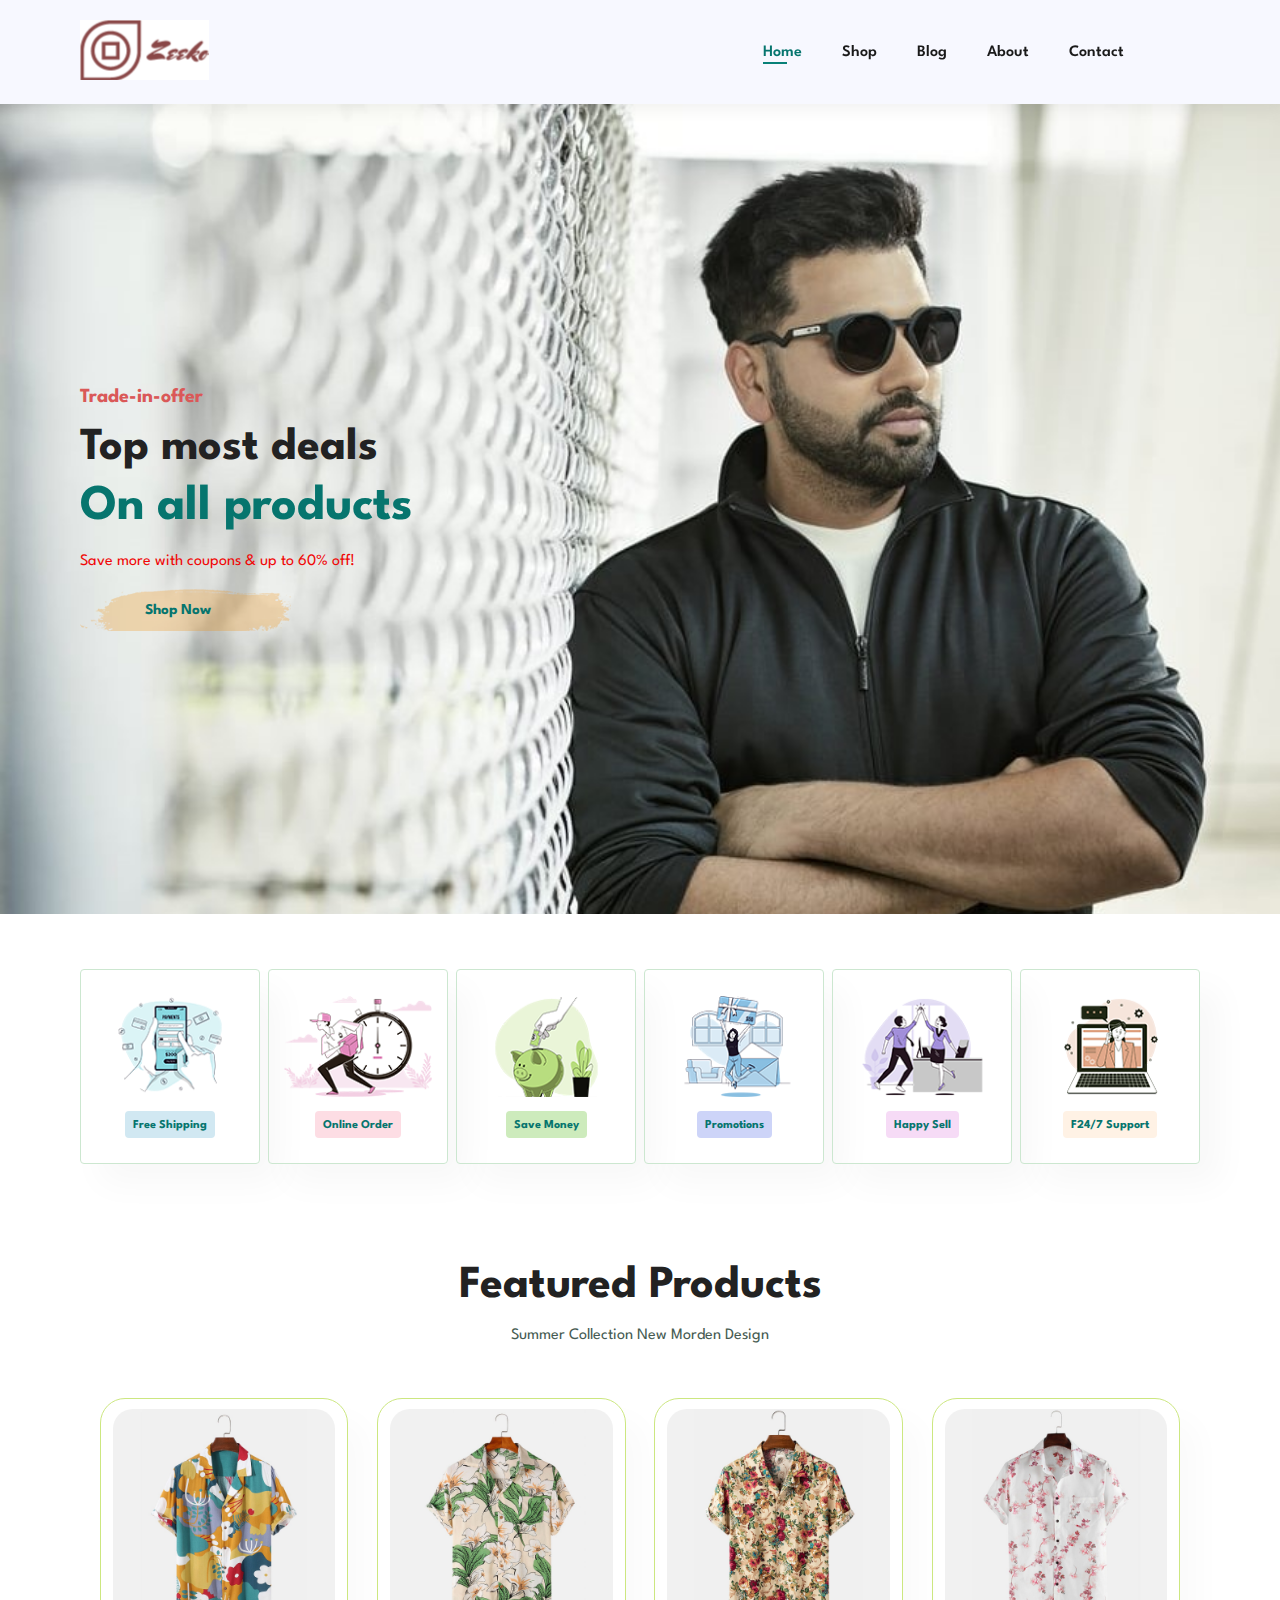
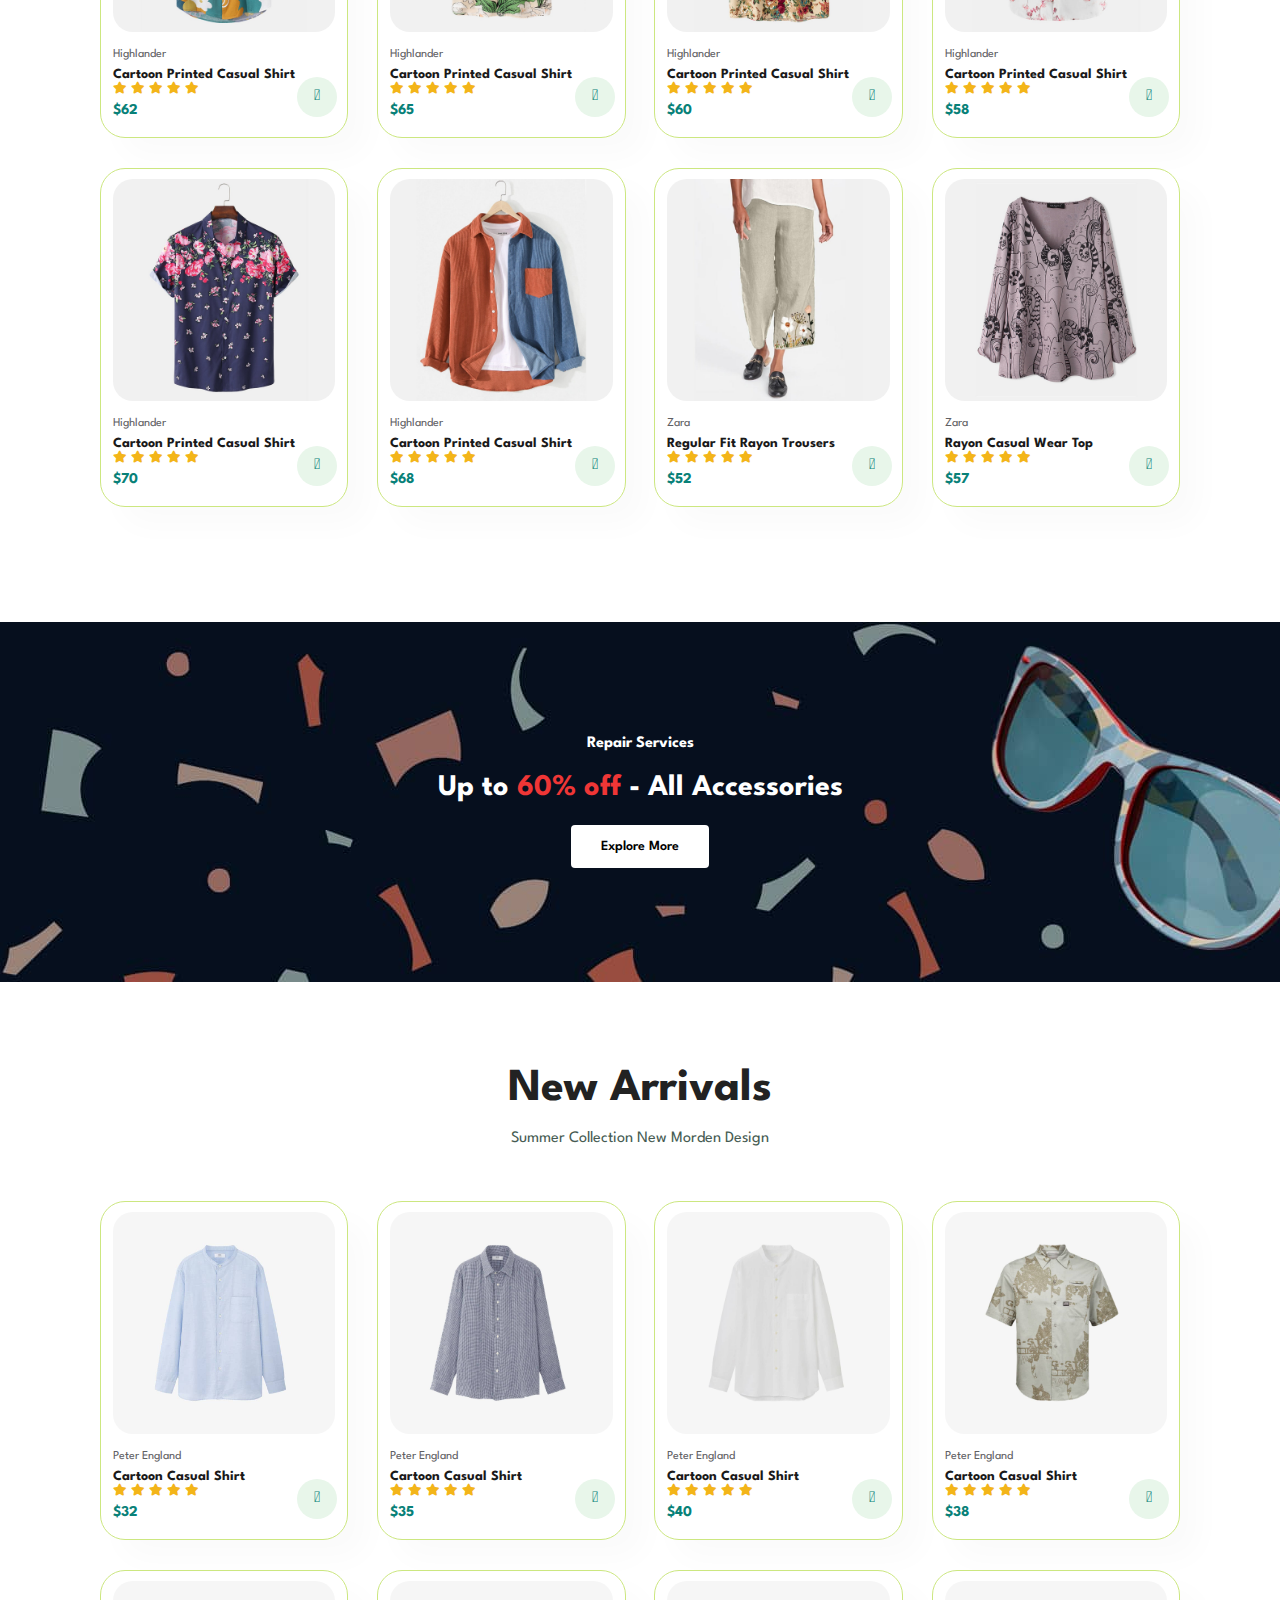
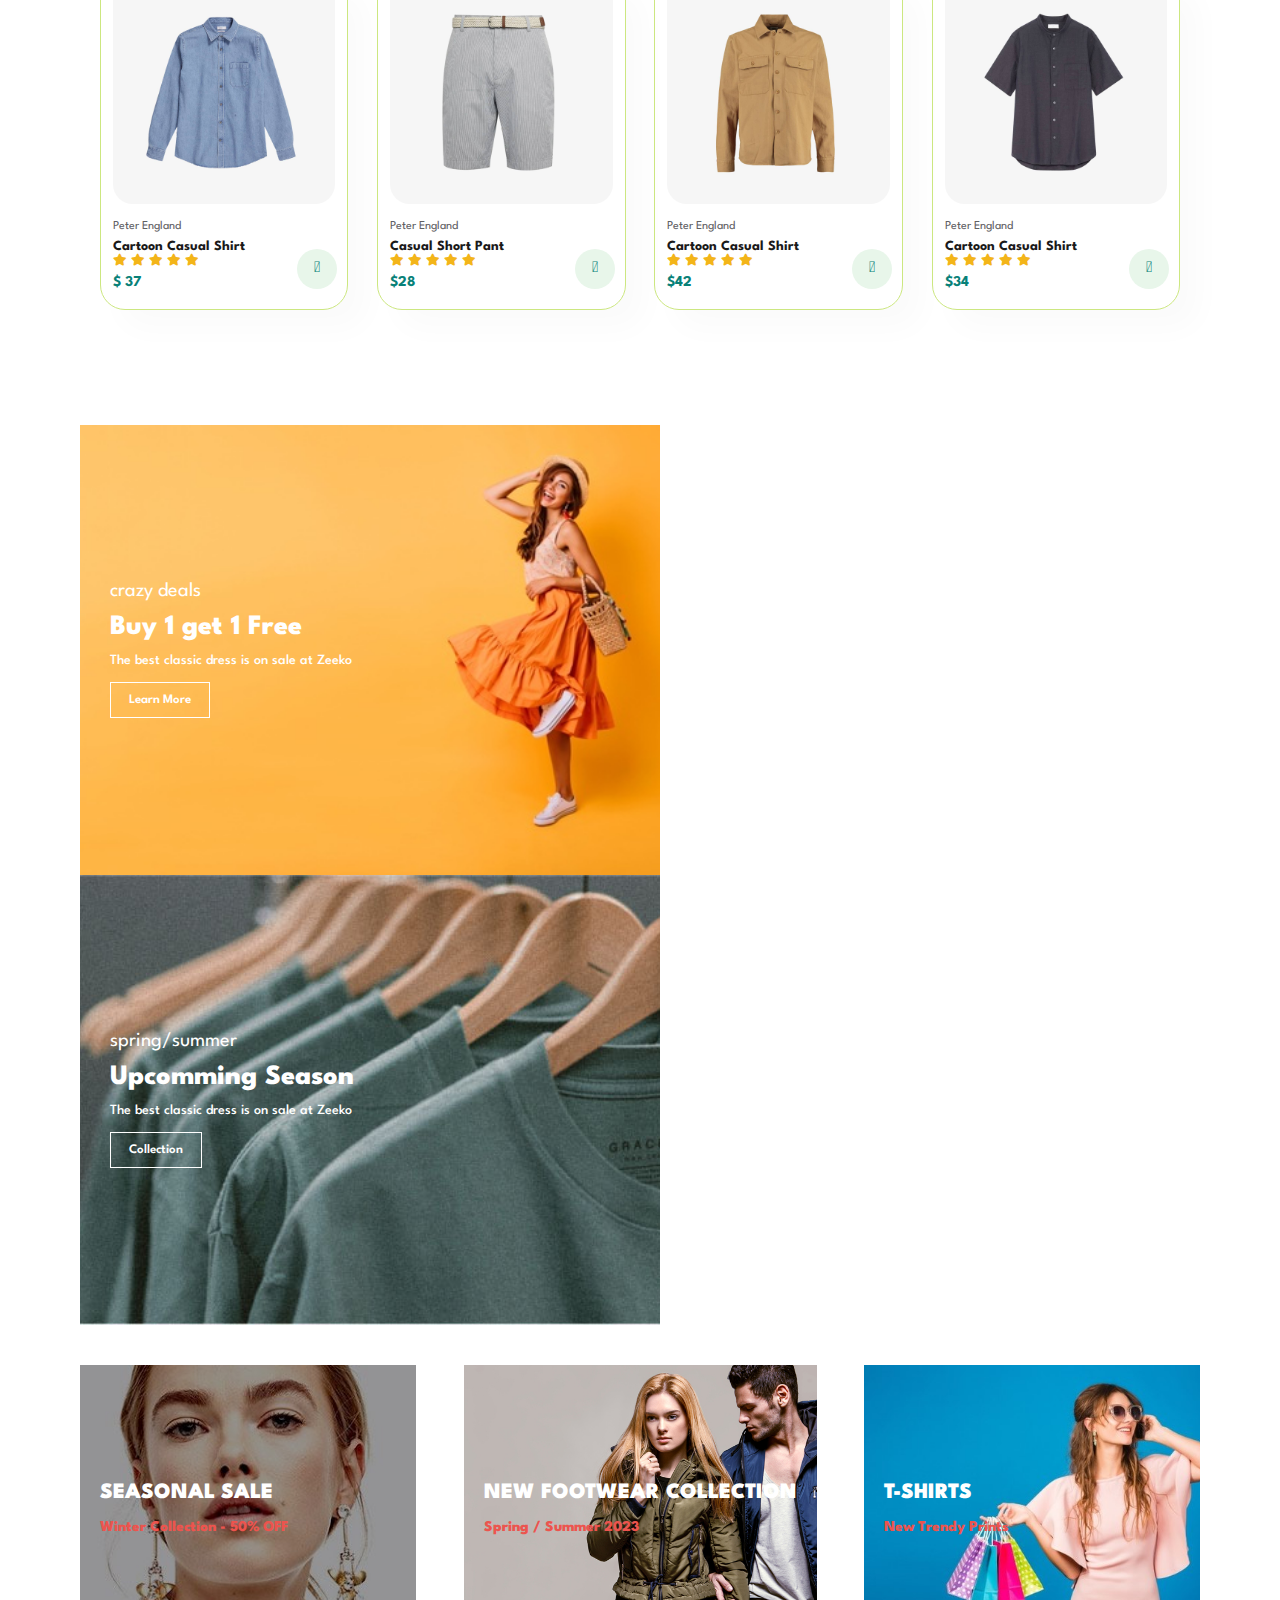
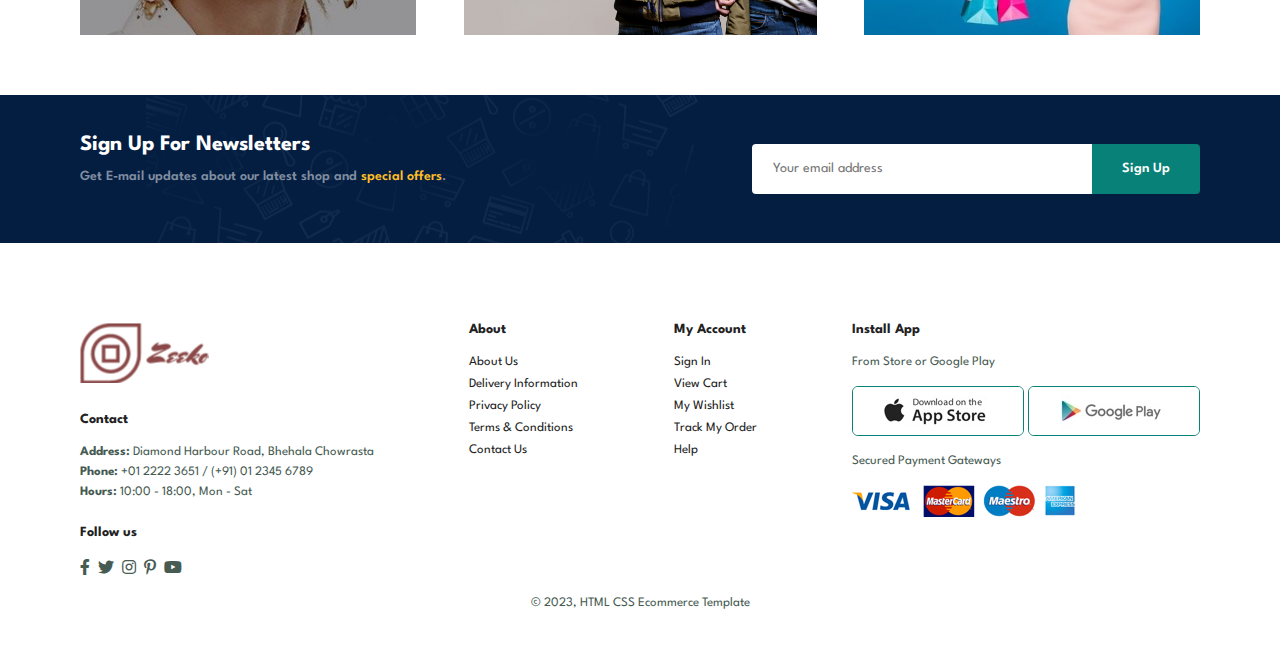
<file: index.html>
<!DOCTYPE html>
<html lang="en">
  <head>
    <meta charset="UTF-8" />
    <meta http-equiv="X-UA-Compatible" content="IE=edge" />
    <meta name="viewport" content="width=device-width, initial-scale=1.0" />
    <title>Shopping Website</title>
    <link
      rel="stylesheet"
      href="https://pro.fontawesome.com/releases/v5.10.0/css/all.css"
    />
    <link
      rel="stylesheet"
      href="https://cdnjs.cloudflare.com/ajax/libs/animate.css/4.1.1/animate.min.css"
    />
    <link rel="stylesheet" href="style.css" />
  </head>
  <body>
    <section class="header">
      <a href="#"><img src="img/logo.png" class="logo" alt="" /></a>
      <div>
        <ul class="navbar">
          <li><a class="active" href="index.html">Home</a></li>
          <li><a href="shop.html">Shop</a></li>
          <li><a href="blog.html">Blog</a></li>
          <li><a href="about.html">About</a></li>
          <li><a href="contact.html">Contact</a></li>
          <li id="lg-bag">
            <a href="cart.html"><i class="far fa-shopping-bag"></i></a>
          </li>
          <a href="#" id="close"><i class="far fa-times"></i></a>
        </ul>
      </div>
      <div class="mobile">
          <a href="cart.html"><i class="far fa-shopping-bag"></i></a>
        <i id="bar" class="fas fa-outdent"></i>
      </div>
    </section>

    <section class="hero">
      <h4>Trade-in-offer</h4>
      <h2>Top most deals</h2>
      <h1>On all products</h1>
      <p class="animate__animated animate__flash animate__infinite">
        Save more with coupons & up to 60% off!
      </p>
      <button>Shop Now</button>
    </section>

    <section class="feature" id="section-p1">
      <div class="fe-box">
        <img src="img/features/f1.png" alt="" />
        <h6>Free Shipping</h6>
      </div>
      <div class="fe-box">
        <img src="img/features/f2.png" alt="" />
        <h6>Online Order</h6>
      </div>
      <div class="fe-box">
        <img src="img/features/f3.png" alt="" />
        <h6>Save Money</h6>
      </div>
      <div class="fe-box">
        <img src="img/features/f4.png" alt="" />
        <h6>Promotions</h6>
      </div>
      <div class="fe-box">
        <img src="img/features/f5.png" alt="" />
        <h6>Happy Sell</h6>
      </div>
      <div class="fe-box">
        <img src="img/features/f6.png" alt="" />
        <h6>F24/7 Support</h6>
      </div>
    </section>

    <section class="product1" id="section-p2">
      <h2>Featured Products</h2>
      <p>Summer Collection New Morden Design</p>
      <div class="pro-container">
        <div class="pro">
          <img src="img/products/f1.jpg" alt="" />
          <div class="des">
            <span>Highlander</span>
            <h5>Cartoon Printed Casual Shirt</h5>
            <div class="star">
              <i class="fas fa-star"></i>
              <i class="fas fa-star"></i>
              <i class="fas fa-star"></i>
              <i class="fas fa-star"></i>
              <i class="fas fa-star"></i>
            </div>
            <h4>$62</h4>
          </div>
          <a href="#"><i class="fal fa-shopping-cart cart"></i></a>
        </div>
        <div class="pro">
          <img src="img/products/f2.jpg" alt="" />
          <div class="des">
            <span>Highlander</span>
            <h5>Cartoon Printed Casual Shirt</h5>
            <div class="star">
              <i class="fas fa-star"></i>
              <i class="fas fa-star"></i>
              <i class="fas fa-star"></i>
              <i class="fas fa-star"></i>
              <i class="fas fa-star"></i>
            </div>
            <h4>$65</h4>
          </div>
          <a href="#"><i class="fal fa-shopping-cart cart"></i></a>
        </div>
        <div class="pro">
          <img src="img/products/f3.jpg" alt="" />
          <div class="des">
            <span>Highlander</span>
            <h5>Cartoon Printed Casual Shirt</h5>
            <div class="star">
              <i class="fas fa-star"></i>
              <i class="fas fa-star"></i>
              <i class="fas fa-star"></i>
              <i class="fas fa-star"></i>
              <i class="fas fa-star"></i>
            </div>
            <h4>$60</h4>
          </div>
          <a href="#"><i class="fal fa-shopping-cart cart"></i></a>
        </div>
        <div class="pro">
          <img src="img/products/f4.jpg" alt="" />
          <div class="des">
            <span>Highlander</span>
            <h5>Cartoon Printed Casual Shirt</h5>
            <div class="star">
              <i class="fas fa-star"></i>
              <i class="fas fa-star"></i>
              <i class="fas fa-star"></i>
              <i class="fas fa-star"></i>
              <i class="fas fa-star"></i>
            </div>
            <h4>$58</h4>
          </div>
          <a href="#"><i class="fal fa-shopping-cart cart"></i></a>
        </div>
        <div class="pro">
          <img src="img/products/f5.jpg" alt="" />
          <div class="des">
            <span>Highlander</span>
            <h5>Cartoon Printed Casual Shirt</h5>
            <div class="star">
              <i class="fas fa-star"></i>
              <i class="fas fa-star"></i>
              <i class="fas fa-star"></i>
              <i class="fas fa-star"></i>
              <i class="fas fa-star"></i>
            </div>
            <h4>$70</h4>
          </div>
          <a href="#"><i class="fal fa-shopping-cart cart"></i></a>
        </div>
        <div class="pro">
          <img src="img/products/f6.jpg" alt="" />
          <div class="des">
            <span>Highlander</span>
            <h5>Cartoon Printed Casual Shirt</h5>
            <div class="star">
              <i class="fas fa-star"></i>
              <i class="fas fa-star"></i>
              <i class="fas fa-star"></i>
              <i class="fas fa-star"></i>
              <i class="fas fa-star"></i>
            </div>
            <h4>$68</h4>
          </div>
          <a href="#"><i class="fal fa-shopping-cart cart"></i></a>
        </div>
        <div class="pro">
          <img src="img/products/f7.jpg" alt="" />
          <div class="des">
            <span>Zara</span>
            <h5>Regular Fit Rayon Trousers</h5>
            <div class="star">
              <i class="fas fa-star"></i>
              <i class="fas fa-star"></i>
              <i class="fas fa-star"></i>
              <i class="fas fa-star"></i>
              <i class="fas fa-star"></i>
            </div>
            <h4>$52</h4>
          </div>
          <a href="#"><i class="fal fa-shopping-cart cart"></i></a>
        </div>
        <div class="pro">
          <img src="img/products/f8.jpg" alt="" />
          <div class="des">
            <span>Zara</span>
            <h5>Rayon Casual Wear Top</h5>
            <div class="star">
              <i class="fas fa-star"></i>
              <i class="fas fa-star"></i>
              <i class="fas fa-star"></i>
              <i class="fas fa-star"></i>
              <i class="fas fa-star"></i>
            </div>
            <h4>$57</h4>
          </div>
          <a href="#"><i class="fal fa-shopping-cart cart"></i></a>
        </div>
      </div>
    </section>

    <section class="banner" id="section-m1">
      <h4>Repair Services</h4>
      <h2>Up to <span>60% off</span> - All Accessories</h2>
      <button class="normal">Explore More</button>
    </section>

    <section class="product1" id="section-p2">
      <h2>New Arrivals</h2>
      <p>Summer Collection New Morden Design</p>
      <div class="pro-container">
        <div class="pro">
          <img src="img/products/n1.jpg" alt="" />
          <div class="des">
            <span>Peter England</span>
            <h5>Cartoon Casual Shirt</h5>
            <div class="star">
              <i class="fas fa-star"></i>
              <i class="fas fa-star"></i>
              <i class="fas fa-star"></i>
              <i class="fas fa-star"></i>
              <i class="fas fa-star"></i>
            </div>
            <h4>$32</h4>
          </div>
          <a href="#"><i class="fal fa-shopping-cart cart"></i></a>
        </div>
        <div class="pro">
          <img src="img/products/n2.jpg" alt="" />
          <div class="des">
            <span>Peter England</span>
            <h5>Cartoon Casual Shirt</h5>
            <div class="star">
              <i class="fas fa-star"></i>
              <i class="fas fa-star"></i>
              <i class="fas fa-star"></i>
              <i class="fas fa-star"></i>
              <i class="fas fa-star"></i>
            </div>
            <h4>$35</h4>
          </div>
          <a href="#"><i class="fal fa-shopping-cart cart"></i></a>
        </div>
        <div class="pro">
          <img src="img/products/n3.jpg" alt="" />
          <div class="des">
            <span>Peter England</span>
            <h5>Cartoon Casual Shirt</h5>
            <div class="star">
              <i class="fas fa-star"></i>
              <i class="fas fa-star"></i>
              <i class="fas fa-star"></i>
              <i class="fas fa-star"></i>
              <i class="fas fa-star"></i>
            </div>
            <h4>$40</h4>
          </div>
          <a href="#"><i class="fal fa-shopping-cart cart"></i></a>
        </div>
        <div class="pro">
          <img src="img/products/n4.jpg" alt="" />
          <div class="des">
            <span>Peter England</span>
            <h5>Cartoon Casual Shirt</h5>
            <div class="star">
              <i class="fas fa-star"></i>
              <i class="fas fa-star"></i>
              <i class="fas fa-star"></i>
              <i class="fas fa-star"></i>
              <i class="fas fa-star"></i>
            </div>
            <h4>$38</h4>
          </div>
          <a href="#"><i class="fal fa-shopping-cart cart"></i></a>
        </div>
        <div class="pro">
          <img src="img/products/n5.jpg" alt="" />
          <div class="des">
            <span>Peter England</span>
            <h5>Cartoon Casual Shirt</h5>
            <div class="star">
              <i class="fas fa-star"></i>
              <i class="fas fa-star"></i>
              <i class="fas fa-star"></i>
              <i class="fas fa-star"></i>
              <i class="fas fa-star"></i>
            </div>
            <h4>$ 37</h4>
          </div>
          <a href="#"><i class="fal fa-shopping-cart cart"></i></a>
        </div>
        <div class="pro">
          <img src="img/products/n6.jpg" alt="" />
          <div class="des">
            <span>Peter England</span>
            <h5>Casual Short Pant</h5>
            <div class="star">
              <i class="fas fa-star"></i>
              <i class="fas fa-star"></i>
              <i class="fas fa-star"></i>
              <i class="fas fa-star"></i>
              <i class="fas fa-star"></i>
            </div>
            <h4>$28</h4>
          </div>
          <a href="#"><i class="fal fa-shopping-cart cart"></i></a>
        </div>
        <div class="pro">
          <img src="img/products/n7.jpg" alt="" />
          <div class="des">
            <span>Peter England</span>
            <h5>Cartoon Casual Shirt</h5>
            <div class="star">
              <i class="fas fa-star"></i>
              <i class="fas fa-star"></i>
              <i class="fas fa-star"></i>
              <i class="fas fa-star"></i>
              <i class="fas fa-star"></i>
            </div>
            <h4>$42</h4>
          </div>
          <a href="#"><i class="fal fa-shopping-cart cart"></i></a>
        </div>
        <div class="pro">
          <img src="img/products/n8.jpg" alt="" />
          <div class="des">
            <span>Peter England</span>
            <h5>Cartoon Casual Shirt</h5>
            <div class="star">
              <i class="fas fa-star"></i>
              <i class="fas fa-star"></i>
              <i class="fas fa-star"></i>
              <i class="fas fa-star"></i>
              <i class="fas fa-star"></i>
            </div>
            <h4>$34</h4>
          </div>
          <a href="#"><i class="fal fa-shopping-cart cart"></i></a>
        </div>
      </div>
    </section>

    <section class="sm-banner" id="section-p3">
      <div class="banner-box">
        <h4>crazy deals</h4>
        <h2>Buy 1 get 1 Free</h2>
        <span>The best classic dress is on sale at Zeeko</span>
        <button class="white">Learn More</button>
      </div>
      <div class="banner-box banner-box2" id="bn2">
        <h4>spring/summer</h4>
        <h2>Upcomming Season</h2>
        <span>The best classic dress is on sale at Zeeko</span>
        <button class="white">Collection</button>
      </div>
    </section>

    <section class="banner3">
      <div class="banner-box">
        <h2>SEASONAL SALE</h2>
        <h3>Winter Collection - 50% OFF</h3>
      </div>
      <div class="banner-box banner-box2">
        <h2>NEW FOOTWEAR COLLECTION</h2>
        <h3>Spring / Summer 2023</h3>
      </div>
      <div class="banner-box banner-box3">
        <h2>T-SHIRTS</h2>
        <h3>New Trendy Prints</h3>
      </div>
    </section>

    <section class="newsletter" id="section-p4">
      <div class="newstext">
        <h4>Sign Up For Newsletters</h4>
        <p>
          Get E-mail updates about our latest shop and
          <span>special offers</span>.
        </p>
      </div>
      <div class="form">
        <input type="text" placeholder="Your email address" />
        <button class="normal">Sign Up</button>
      </div>
    </section>

    <footer class="section-p5">
      <div class="col">
        <img class="logo" src="img/logo.png" alt="" />
        <h4>Contact</h4>
        <p><strong>Address:</strong> Diamond Harbour Road, Bhehala Chowrasta</p>
        <p><strong>Phone:</strong> +01 2222 3651 / (+91) 01 2345 6789</p>
        <p><strong>Hours:</strong> 10:00 - 18:00, Mon - Sat</p>
        <div class="follow">
          <h4>Follow us</h4>
          <div class="icon">
            <i class="fab fa-facebook-f"></i>
            <i class="fab fa-twitter"></i>
            <i class="fab fa-instagram"></i>
            <i class="fab fa-pinterest-p"></i>
            <i class="fab fa-youtube"></i>
          </div>
        </div>
      </div>
      <div class="col">
        <h4>About</h4>
        <a href="#">About Us</a>
        <a href="#">Delivery Information</a>
        <a href="#">Privacy Policy</a>
        <a href="#">Terms & Conditions</a>
        <a href="#">Contact Us</a>
      </div>
      <div class="col">
        <h4>My Account</h4>
        <a href="#">Sign In</a>
        <a href="#">View Cart</a>
        <a href="#">My Wishlist</a>
        <a href="#">Track My Order</a>
        <a href="#">Help</a>
      </div>
      <div class="col install">
        <h4>Install App</h4>
        <p>From Store or Google Play</p>
        <div class="row">
          <img src="img/pay/app.jpg" alt="" />
          <img src="img/pay/play.jpg" alt="" />
        </div>
        <p>Secured Payment Gateways</p>
        <img src="img/pay/pay.png" alt="" />
      </div>
      <div class="copyright">
        <p>© 2023, HTML CSS Ecommerce Template</p>
      </div>
    </footer>

    <script src="script.js"></script>
  </body>
</html>
</file>
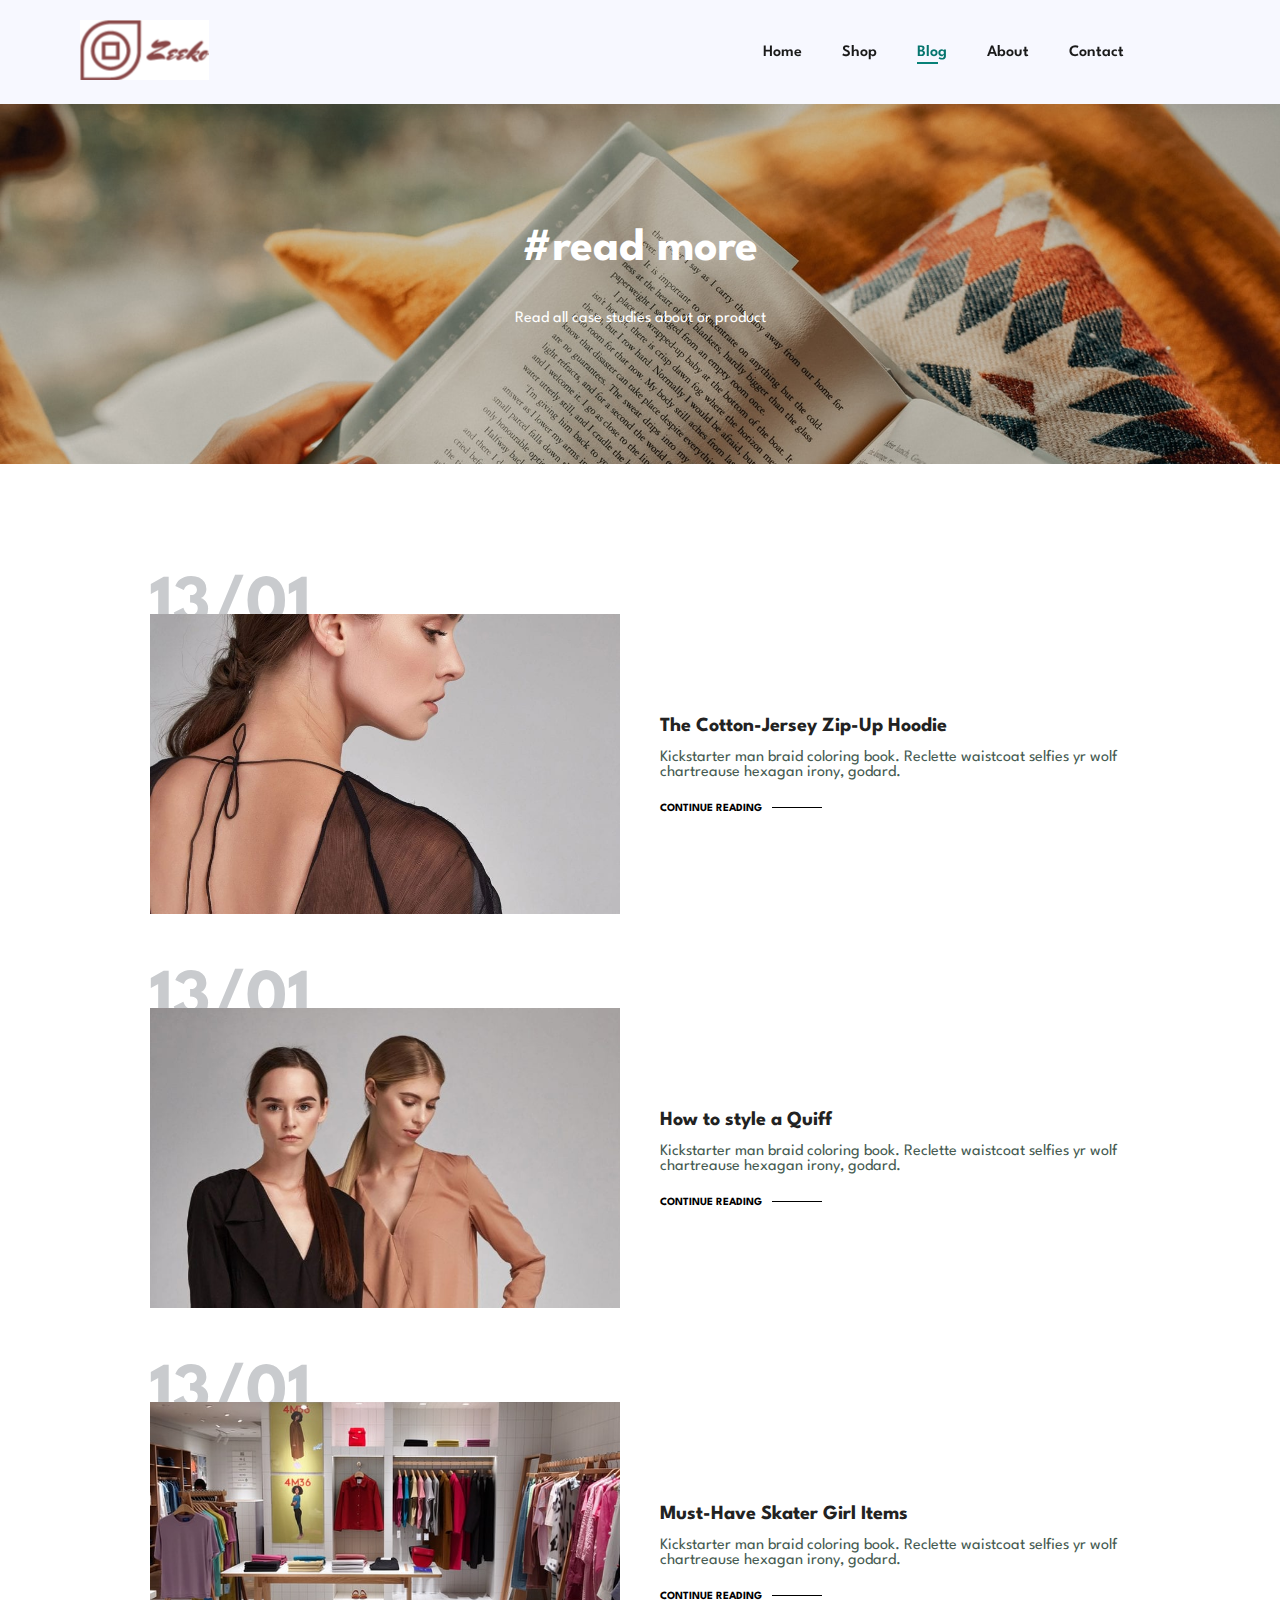
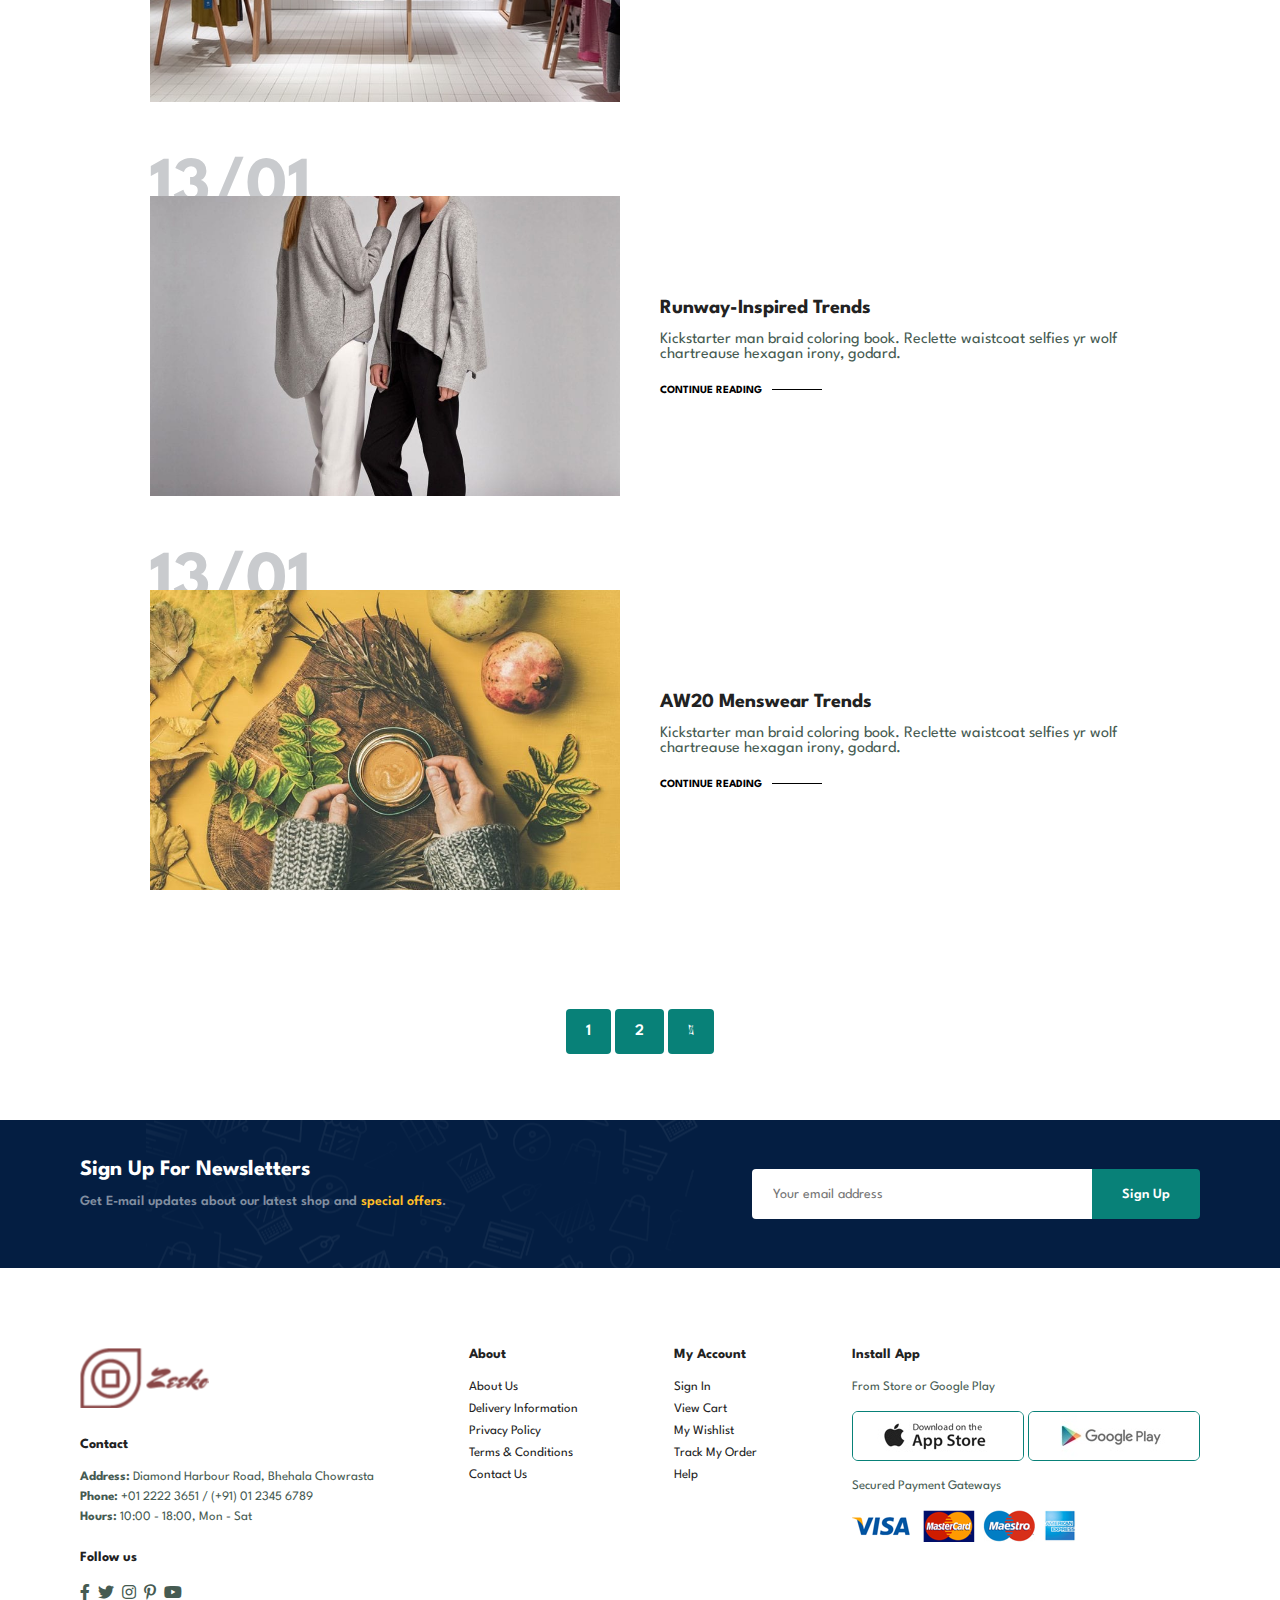
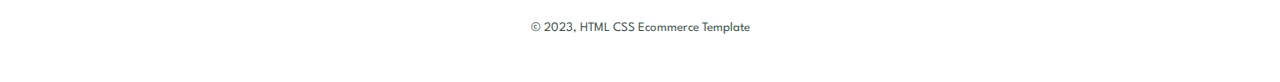
<file: blog.html>
<!DOCTYPE html>
<html lang="en">
  <head>
    <meta charset="UTF-8" />
    <meta http-equiv="X-UA-Compatible" content="IE=edge" />
    <meta name="viewport" content="width=device-width, initial-scale=1.0" />
    <title>Shopping Website</title>
    <link
      rel="stylesheet"
      href="https://pro.fontawesome.com/releases/v5.10.0/css/all.css"
    />
    <link
      rel="stylesheet"
      href="https://cdnjs.cloudflare.com/ajax/libs/animate.css/4.1.1/animate.min.css"
    />
    <link rel="stylesheet" href="style.css" />
  </head>
  <body>
    <section class="header">
      <a href="#"><img src="img/logo.png" class="logo" alt="" /></a>
      <div>
        <ul class="navbar">
          <li><a href="index.html">Home</a></li>
          <li><a href="shop.html">Shop</a></li>
          <li><a class="active" href="blog.html">Blog</a></li>
          <li><a href="about.html">About</a></li>
          <li><a href="contact.html">Contact</a></li>
          <li id="lg-bag"><a href="cart.html"><i class="far fa-shopping-bag"></i></a></li> 
          <a href="#" id="close"><i class="far fa-times"></i></a>
        </ul>
      </div>
      <div class="mobile">
          <a href="cart.html"><i class="far fa-shopping-bag"></i></a>
          <i id="bar" class="fas fa-outdent"></i>
      </div>
    </section>

    <section class="page-header" id="blog-header">
      <h2>#read more</h2>
      <p>Read all case studies about or product</p>
    </section>

    <section class="blog">
    <div class="blog-box">
        <div class="blog-img"><img src="img/blog/b1.jpg" alt=""></div>  
        <div class="blog-details">
            <h4>The Cotton-Jersey Zip-Up Hoodie</h4>
            <p>Kickstarter man braid coloring book. Reclette waistcoat selfies yr wolf chartreause hexagan irony, godard.</p>
            <a href="#">CONTINUE READING</a>
        </div>
        <h1>13/01</h1>
    </div>
    <div class="blog-box">
        <div class="blog-img"><img src="img/blog/b2.jpg" alt=""></div>  
        <div class="blog-details">
            <h4>How to style a Quiff</h4>
            <p>Kickstarter man braid coloring book. Reclette waistcoat selfies yr wolf chartreause hexagan irony, godard.</p>
            <a href="#">CONTINUE READING</a>
        </div>
        <h1>13/01</h1>
    </div>
    <div class="blog-box">
        <div class="blog-img"><img src="img/blog/b3.jpg" alt=""></div>  
        <div class="blog-details">
            <h4>Must-Have Skater Girl Items</h4>
            <p>Kickstarter man braid coloring book. Reclette waistcoat selfies yr wolf chartreause hexagan irony, godard.</p>
            <a href="#">CONTINUE READING</a>
        </div>
        <h1>13/01</h1>
    </div>
    <div class="blog-box">
        <div class="blog-img"><img src="img/blog/b4.jpg" alt=""></div>  
        <div class="blog-details">
            <h4>Runway-Inspired Trends</h4>
            <p>Kickstarter man braid coloring book. Reclette waistcoat selfies yr wolf chartreause hexagan irony, godard.</p>
            <a href="#">CONTINUE READING</a>
        </div>
        <h1>13/01</h1>
    </div>
    <div class="blog-box">
        <div class="blog-img"><img src="img/blog/b6.jpg" alt=""></div>  
        <div class="blog-details">
            <h4>AW20 Menswear Trends</h4>
            <p>Kickstarter man braid coloring book. Reclette waistcoat selfies yr wolf chartreause hexagan irony, godard.</p>
            <a href="#">CONTINUE READING</a>
        </div>
        <h1>13/01</h1>
    </div>
    </section>

    <section class="pagination" id="section-p6">
      <a href="#">1</a>
      <a href="#">2</a>
      <a href="#"><i class="fal fa-long-arrow-alt-right"></i></a>
    </section>

    <section class="newsletter" id="section-p4">
      <div class="newstext">
        <h4>Sign Up For Newsletters</h4>
        <p>Get E-mail updates about our latest shop and <span>special offers</span>.</p>
      </div>
      <div class="form">
        <input type="text" placeholder="Your email address">
        <button class="normal">Sign Up</button>
      </div>
    </section>

    <footer class="section-p5">
      <div class="col">
        <img class="logo" src="img/logo.png" alt="">
        <h4>Contact</h4>
        <p><strong>Address:</strong> Diamond Harbour Road, Bhehala Chowrasta</p>
        <p><strong>Phone:</strong> +01 2222 3651 / (+91) 01 2345 6789</p>
        <p><strong>Hours:</strong> 10:00 - 18:00, Mon - Sat</p>
        <div class="follow">
          <h4>Follow us</h4>
          <div class="icon">
            <i class="fab fa-facebook-f"></i>
            <i class="fab fa-twitter"></i>
            <i class="fab fa-instagram"></i>
            <i class="fab fa-pinterest-p"></i>
            <i class="fab fa-youtube"></i>
          </div>
        </div>
      </div>
      <div class="col">
        <h4>About</h4>
        <a href="#">About Us</a>
        <a href="#">Delivery Information</a>
        <a href="#">Privacy Policy</a>
        <a href="#">Terms & Conditions</a>
        <a href="#">Contact Us</a>
      </div>
      <div class="col">
        <h4>My Account</h4>
        <a href="#">Sign In</a>
        <a href="#">View Cart</a>
        <a href="#">My Wishlist</a>
        <a href="#">Track My Order</a>
        <a href="#">Help</a>
      </div>
      <div class="col install">
        <h4>Install App</h4>
        <p>From Store or Google Play</p>
        <div class="row">
          <img src="img/pay/app.jpg" alt="">
          <img src="img/pay/play.jpg" alt="">
        </div>
        <p>Secured Payment Gateways</p>
        <img src="img/pay/pay.png" alt="">
      </div>
      <div class="copyright">
        <p>© 2023, HTML CSS Ecommerce Template</p>
      </div>
    </footer>

    <script src="script.js"></script>
  </body>
</html>
</file>
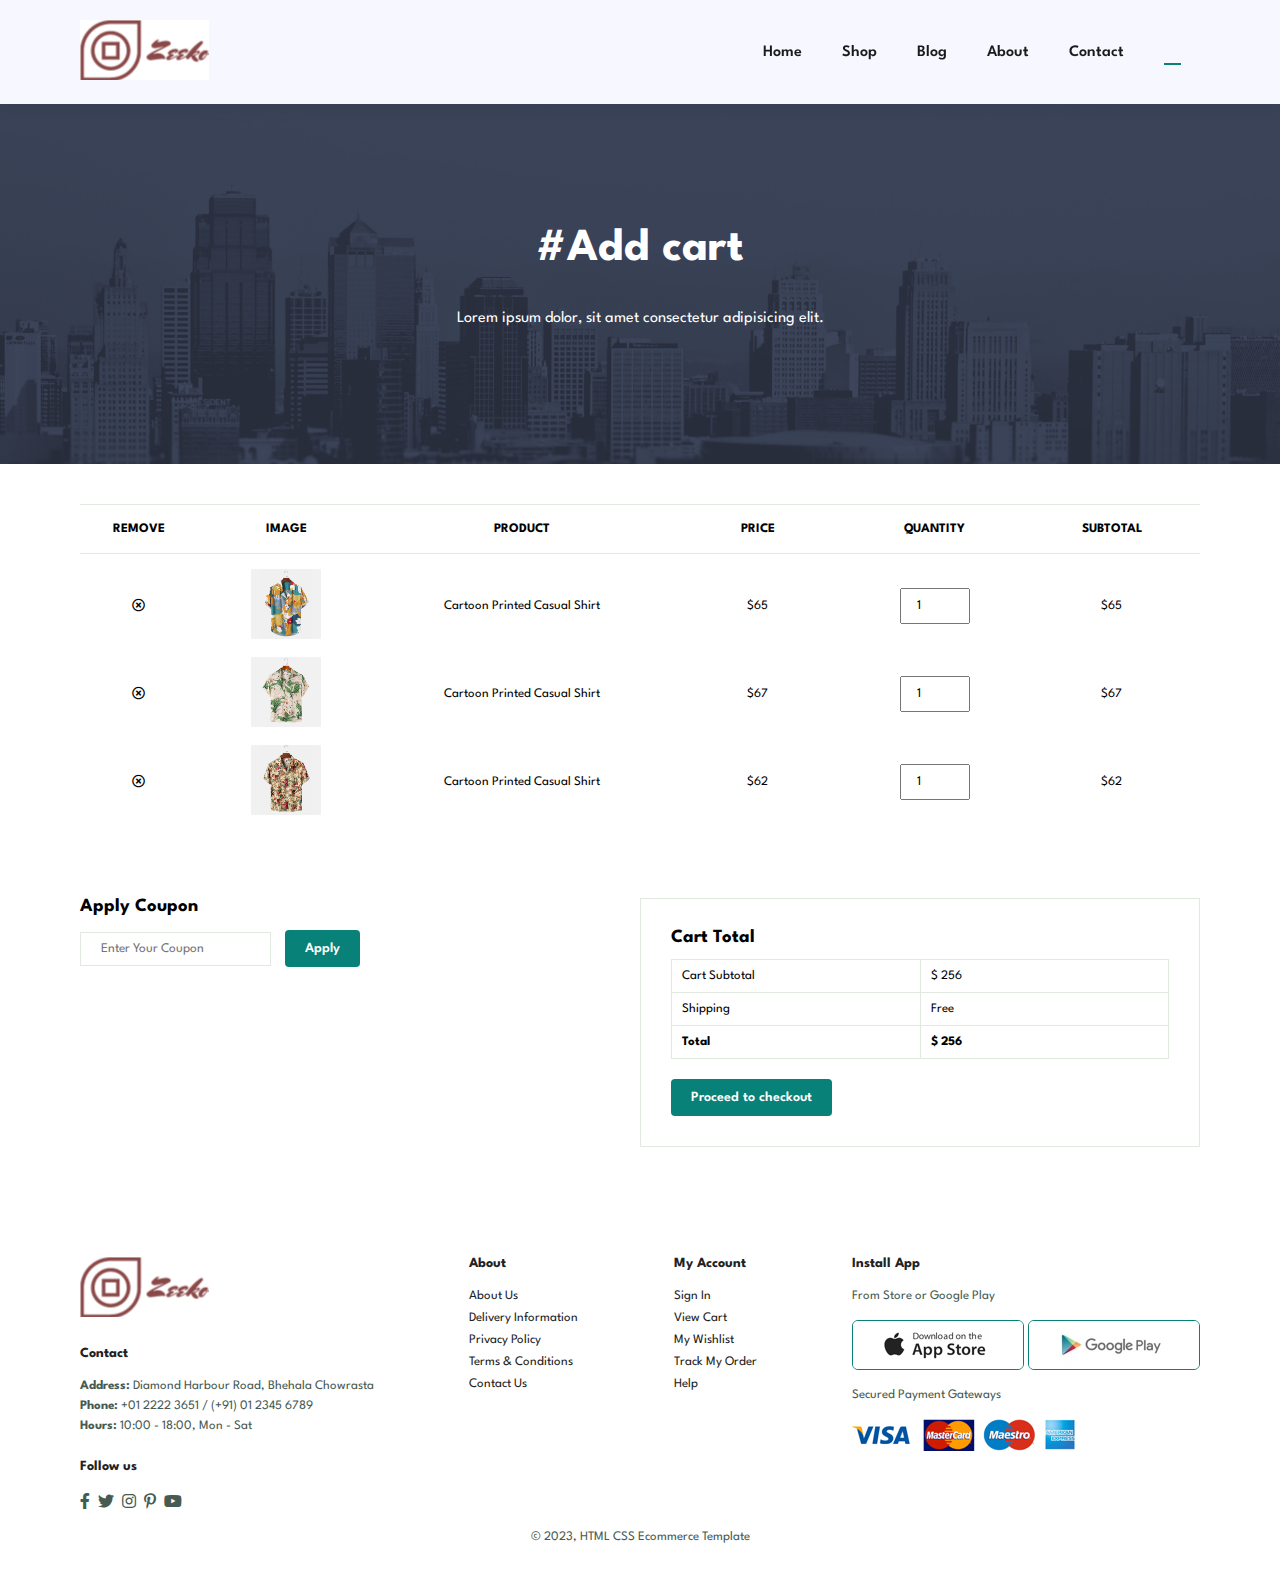
<file: cart.html>
<!DOCTYPE html>
<html lang="en">
  <head>
    <meta charset="UTF-8" />
    <meta http-equiv="X-UA-Compatible" content="IE=edge" />
    <meta name="viewport" content="width=device-width, initial-scale=1.0" />
    <title>Shopping Website</title>
    <link
      rel="stylesheet"
      href="https://pro.fontawesome.com/releases/v5.10.0/css/all.css"
    />
    <link
      rel="stylesheet"
      href="https://cdnjs.cloudflare.com/ajax/libs/animate.css/4.1.1/animate.min.css"
    />
    <link rel="stylesheet" href="style.css" />
  </head>
  <body>
    <section class="header">
      <a href="#"><img src="img/logo.png" class="logo" alt="" /></a>
      <div>
        <ul class="navbar">
          <li><a href="index.html">Home</a></li>
          <li><a href="shop.html">Shop</a></li>
          <li><a href="blog.html">Blog</a></li>
          <li><a href="about.html">About</a></li>
          <li><a href="contact.html">Contact</a></li>
          <li id="lg-bag">
            <a class="active" href="cart.html"
              ><i class="far fa-shopping-bag"></i
            ></a>
          </li>
        </ul>
      </div>
      <div class="mobile">
        <a href="cart.html"><i class="far fa-shopping-bag"></i></a>
        <i id="bar" class="fas fa-outdent"></i>
      </div>
    </section>

    <section class="page-header" id="about-header">
      <h2>#Add cart</h2>
      <p>Lorem ipsum dolor, sit amet consectetur adipisicing elit.</p>
    </section>

    <section class="cart" id="section-p10">
      <table width="100%">
        <thead>
          <tr>
            <td>Remove</td>
            <td>Image</td>
            <td>Product</td>
            <td>Price</td>
            <td>Quantity</td>
            <td>Subtotal</td>
          </tr>
        </thead>
        <tbody>
          <tr>
            <td><i class="far fa-times-circle"></i><a href="#"></a></td>
            <td><img src="img/products/f1.jpg" alt="" /></td>
            <td>Cartoon Printed Casual Shirt</td>
            <td>$65</td>
            <td><input type="number" value="1" /></td>
            <td>$65</td>
          </tr>
          <tr>
            <td><i class="far fa-times-circle"></i><a href="#"></a></td>
            <td><img src="img/products/f2.jpg" alt="" /></td>
            <td>Cartoon Printed Casual Shirt</td>
            <td>$67</td>
            <td><input type="number" value="1" /></td>
            <td>$67</td>
          </tr>
          <tr>
            <td><i class="far fa-times-circle"></i><a href="#"></a></td>
            <td><img src="img/products/f3.jpg" alt="" /></td>
            <td>Cartoon Printed Casual Shirt</td>
            <td>$62</td>
            <td><input type="number" value="1" /></td>
            <td>$62</td>
          </tr>
        </tbody>
      </table>
    </section>

    <section class="cart-add" id="section-p11">
      <div class="coupon">
        <h3>Apply Coupon</h3>
        <div class="cp">
          <input type="text" placeholder="Enter Your Coupon" />
          <button class="normal">Apply</button>
        </div>
      </div>

      <div class="subtotal">
        <h3>Cart Total</h3>
        <table>
          <tr>
            <td>Cart Subtotal</td>
            <td>$ 256</td>
          </tr>
          <tr>
            <td>Shipping</td>
            <td>Free</td>
          </tr>
          <tr>
            <td><strong>Total</strong></td>
            <td><strong>$ 256</strong></td>
          </tr>
        </table>
        <button class="normal">Proceed to checkout</button>
      </div>
    </section>

    <footer class="section-p5">
      <div class="col">
        <img class="logo" src="img/logo.png" alt="" />
        <h4>Contact</h4>
        <p><strong>Address:</strong> Diamond Harbour Road, Bhehala Chowrasta</p>
        <p><strong>Phone:</strong> +01 2222 3651 / (+91) 01 2345 6789</p>
        <p><strong>Hours:</strong> 10:00 - 18:00, Mon - Sat</p>
        <div class="follow">
          <h4>Follow us</h4>
          <div class="icon">
            <i class="fab fa-facebook-f"></i>
            <i class="fab fa-twitter"></i>
            <i class="fab fa-instagram"></i>
            <i class="fab fa-pinterest-p"></i>
            <i class="fab fa-youtube"></i>
          </div>
        </div>
      </div>
      <div class="col">
        <h4>About</h4>
        <a href="#">About Us</a>
        <a href="#">Delivery Information</a>
        <a href="#">Privacy Policy</a>
        <a href="#">Terms & Conditions</a>
        <a href="#">Contact Us</a>
      </div>
      <div class="col">
        <h4>My Account</h4>
        <a href="#">Sign In</a>
        <a href="#">View Cart</a>
        <a href="#">My Wishlist</a>
        <a href="#">Track My Order</a>
        <a href="#">Help</a>
      </div>
      <div class="col install">
        <h4>Install App</h4>
        <p>From Store or Google Play</p>
        <div class="row">
          <img src="img/pay/app.jpg" alt="" />
          <img src="img/pay/play.jpg" alt="" />
        </div>
        <p>Secured Payment Gateways</p>
        <img src="img/pay/pay.png" alt="" />
      </div>
      <div class="copyright">
        <p>© 2023, HTML CSS Ecommerce Template</p>
      </div>
    </footer>

    <script src="script.js"></script>
  </body>
</html>
</file>
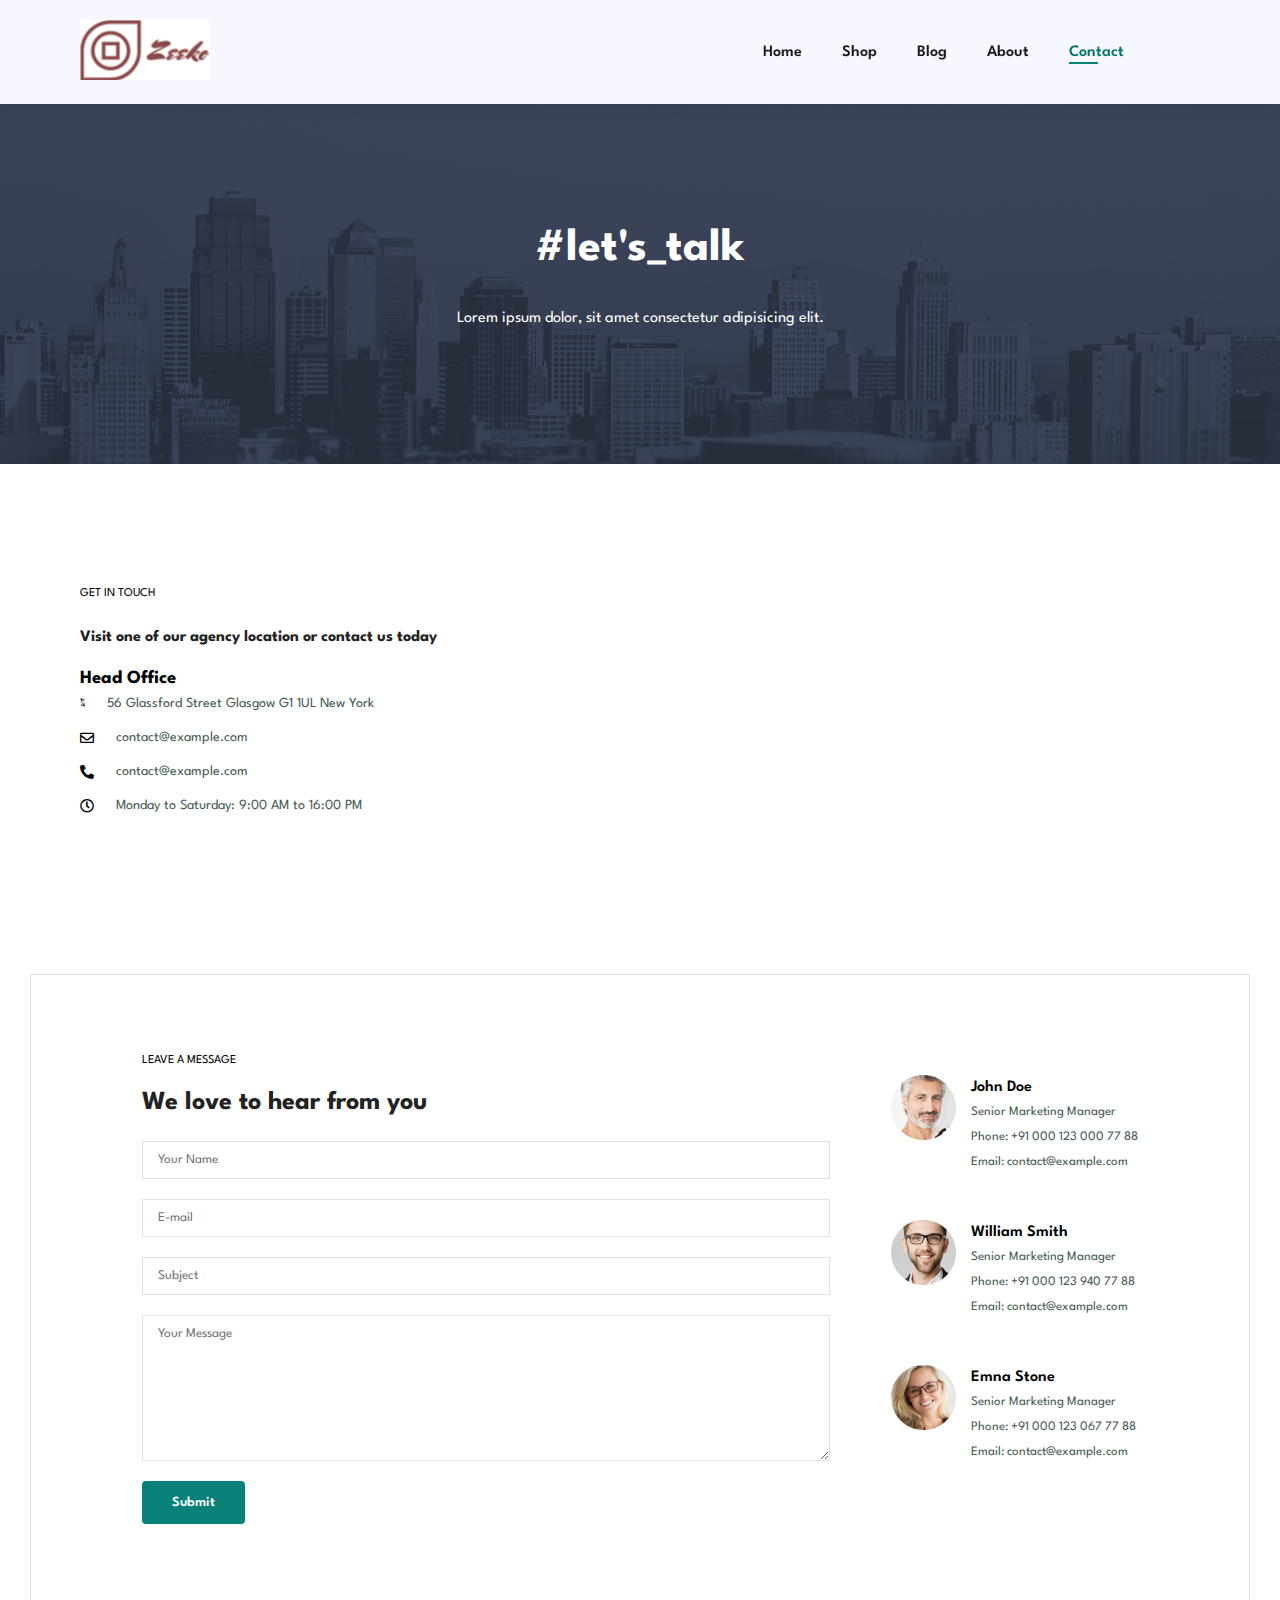
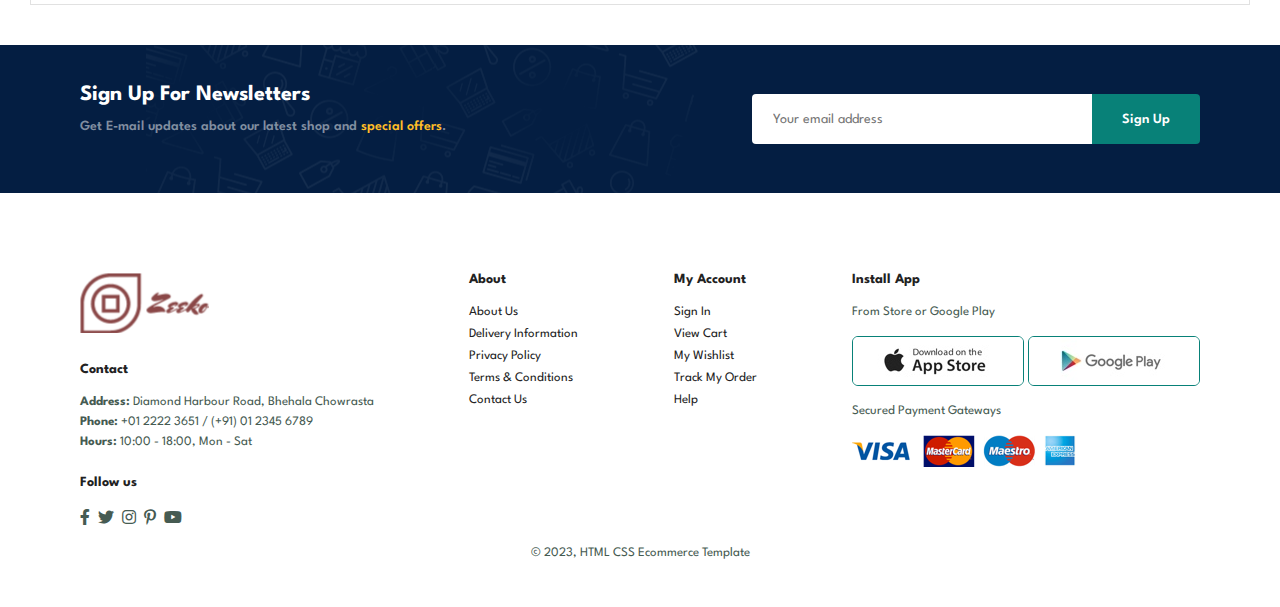
<file: contact.html>
<!DOCTYPE html>
<html lang="en">
  <head>
    <meta charset="UTF-8" />
    <meta http-equiv="X-UA-Compatible" content="IE=edge" />
    <meta name="viewport" content="width=device-width, initial-scale=1.0" />
    <title>Shopping Website</title>
    <link
      rel="stylesheet"
      href="https://pro.fontawesome.com/releases/v5.10.0/css/all.css"
    />
    <link
      rel="stylesheet"
      href="https://cdnjs.cloudflare.com/ajax/libs/animate.css/4.1.1/animate.min.css"
    />
    <link rel="stylesheet" href="style.css" />
  </head>
  <body>
    <section class="header">
      <a href="#"><img src="img/logo.png" class="logo" alt="" /></a>
      <div>
        <ul class="navbar">
          <li><a href="index.html">Home</a></li>
          <li><a href="shop.html">Shop</a></li>
          <li><a href="blog.html">Blog</a></li>
          <li><a href="about.html">About</a></li>
          <li><a class="active" href="contact.html">Contact</a></li>
          <li id="lg-bag">
            <a href="cart.html"><i class="far fa-shopping-bag"></i></a>
          </li>
          <a href="#" id="close"><i class="far fa-times"></i></a> 
        </ul>
      </div>
      <div class="mobile">
        <a href="cart.html"><i class="far fa-shopping-bag"></i></a>
        <i id="bar" class="fas fa-outdent"></i>
      </div>
    </section>

    <section class="page-header" id="about-header">
      <h2>#let's_talk</h2>
      <p>Lorem ipsum dolor, sit amet consectetur adipisicing elit.</p>
    </section>

    <section class="contact-details" id="section-p4">
      <div class="details">
        <span>GET IN TOUCH</span>
        <h2>Visit one of our agency location or contact us today</h2>
        <h3>Head Office</h3>
        <div>
          <li>
            <i class="fal fa-map"></i>
            <p>56 Glassford Street Glasgow G1 1UL New York</p>
          </li>
          <li>
            <i class="far fa-envelope"></i>
            <p>contact@example.com</p>
          </li>
          <li>
            <i class="fas fa-phone-alt"></i>
            <p>contact@example.com</p>
          </li>
          <li>
            <i class="far fa-clock"></i>
            <p>Monday to Saturday: 9:00 AM to 16:00 PM</p>
          </li>
        </div>
      </div>
      <div class="map">
        <iframe
          src="https://www.google.com/maps/embed?pb=!1m18!1m12!1m3!1d387190.27991608897!2d-74.25987584510597!3d40.6976700633816!2m3!1f0!2f0!3f0!3m2!1i1024!2i768!4f13.1!3m3!1m2!1s0x89c24fa5d33f083b%3A0xc80b8f06e177fe62!2sNew%20York%2C%20NY%2C%20USA!5e0!3m2!1sen!2sin!4v1681145942589!5m2!1sen!2sin"
          width="600"
          height="450"
          style="border: 0"
          allowfullscreen=""
          loading="lazy"
          referrerpolicy="no-referrer-when-downgrade"
        ></iframe>
      </div>
    </section>

    <section class="form-details">
      <form action="">
        <span>LEAVE A MESSAGE</span>
        <h2>We love to hear from you</h2>
        <input type="text" placeholder="Your Name"> 
        <input type="text" placeholder="E-mail"> 
        <input type="text" placeholder="Subject"> 
        <textarea name="" id="" cols="30" rows="10" placeholder="Your Message"></textarea>
        <button class="normal">Submit</button>
      </form>

      <div class="people">
        <div>
          <img src="img/people/1.png" alt="">
          <p><span>John Doe</span>Senior Marketing Manager <br>Phone: +91 000 123 000 77 88 <br>Email: contact@example.com</p>
        </div>
        <div>
          <img src="img/people/2.png" alt="">
          <p><span>William Smith</span>Senior Marketing Manager <br>Phone: +91 000 123 940 77 88 <br>Email: contact@example.com</p>
        </div>
        <div>
          <img src="img/people/3.png" alt="">
          <p><span>Emna Stone</span>Senior Marketing Manager <br>Phone: +91 000 123 067 77 88 <br>Email: contact@example.com</p>
        </div>
      </div>
    </section>

    <section class="newsletter" id="section-p4">
      <div class="newstext">
        <h4>Sign Up For Newsletters</h4>
        <p>
          Get E-mail updates about our latest shop and
          <span>special offers</span>.
        </p>
      </div>
      <div class="form">
        <input type="text" placeholder="Your email address" />
        <button class="normal">Sign Up</button>
      </div>
    </section>

    <footer class="section-p5">
      <div class="col">
        <img class="logo" src="img/logo.png" alt="" />
        <h4>Contact</h4>
        <p><strong>Address:</strong> Diamond Harbour Road, Bhehala Chowrasta</p>
        <p><strong>Phone:</strong> +01 2222 3651 / (+91) 01 2345 6789</p>
        <p><strong>Hours:</strong> 10:00 - 18:00, Mon - Sat</p>
        <div class="follow">
          <h4>Follow us</h4>
          <div class="icon">
            <i class="fab fa-facebook-f"></i>
            <i class="fab fa-twitter"></i>
            <i class="fab fa-instagram"></i>
            <i class="fab fa-pinterest-p"></i>
            <i class="fab fa-youtube"></i>
          </div>
        </div>
      </div>
      <div class="col">
        <h4>About</h4>
        <a href="#">About Us</a>
        <a href="#">Delivery Information</a>
        <a href="#">Privacy Policy</a>
        <a href="#">Terms & Conditions</a>
        <a href="#">Contact Us</a>
      </div>
      <div class="col">
        <h4>My Account</h4>
        <a href="#">Sign In</a>
        <a href="#">View Cart</a>
        <a href="#">My Wishlist</a>
        <a href="#">Track My Order</a>
        <a href="#">Help</a>
      </div>
      <div class="col install">
        <h4>Install App</h4>
        <p>From Store or Google Play</p>
        <div class="row">
          <img src="img/pay/app.jpg" alt="" />
          <img src="img/pay/play.jpg" alt="" />
        </div>
        <p>Secured Payment Gateways</p>
        <img src="img/pay/pay.png" alt="" />
      </div>
      <div class="copyright">
        <p>© 2023, HTML CSS Ecommerce Template</p>
      </div>
    </footer>

    <script src="script.js"></script>
  </body>
</html>
</file>
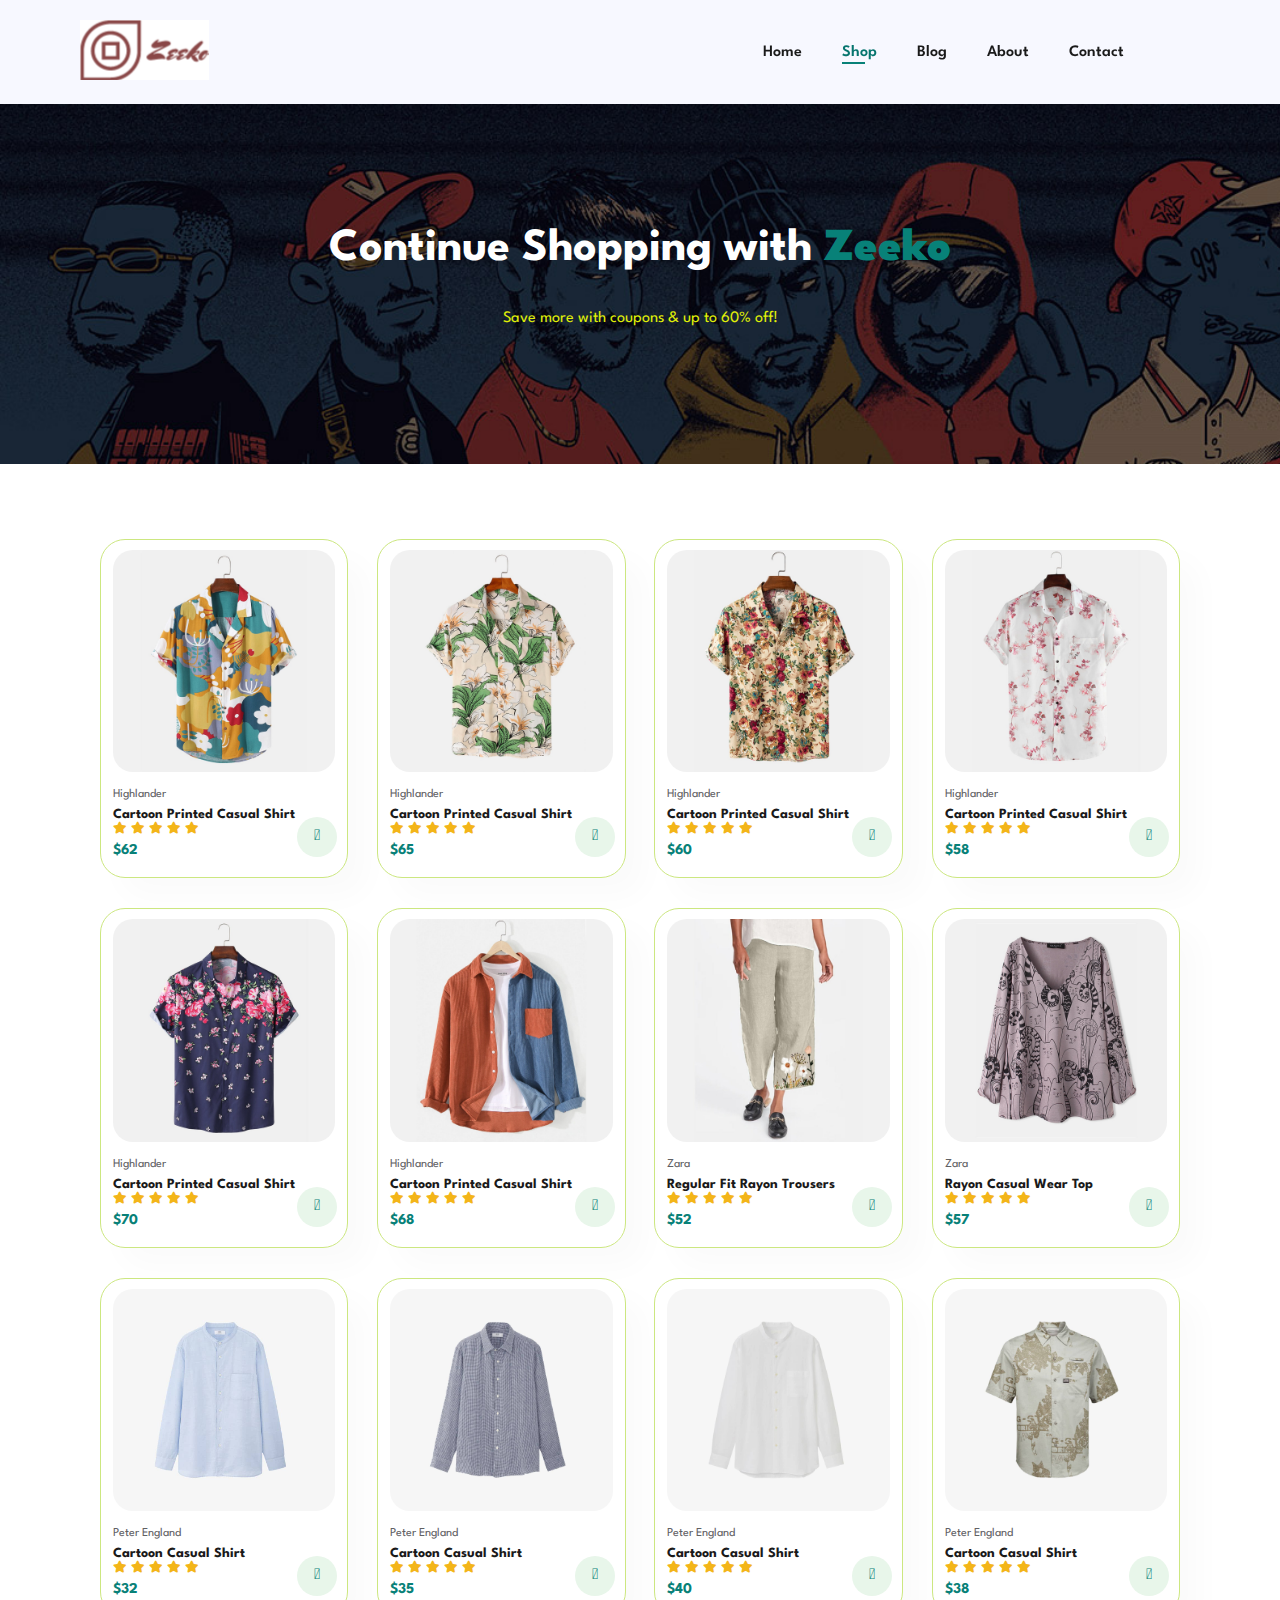
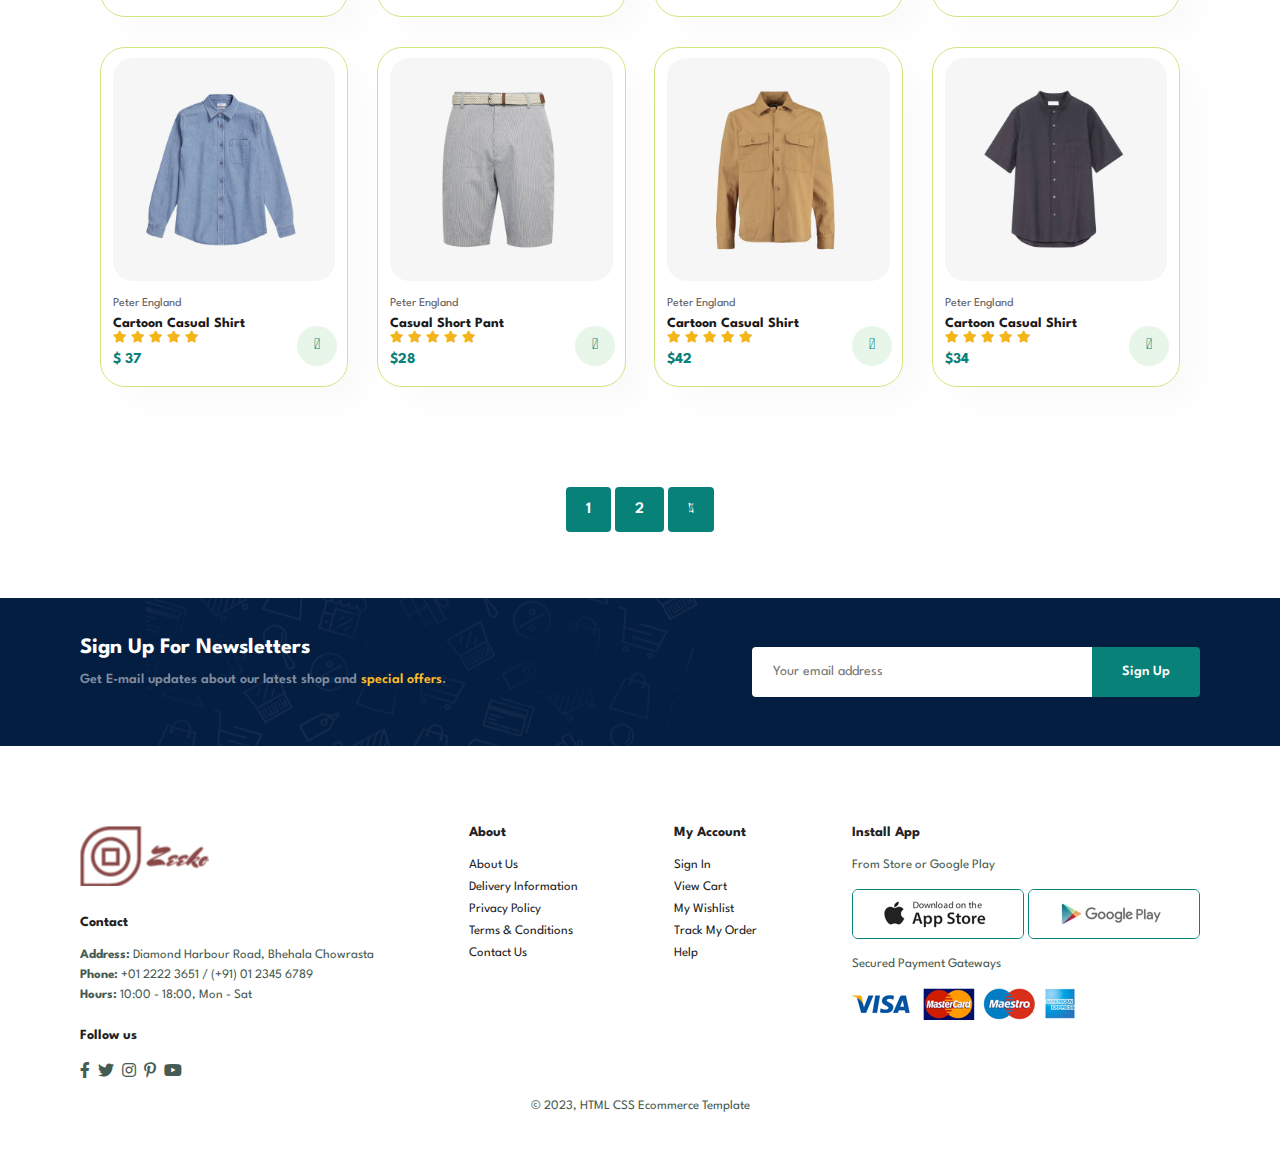
<file: shop.html>
<!DOCTYPE html>
<html lang="en">
  <head>
    <meta charset="UTF-8" />
    <meta http-equiv="X-UA-Compatible" content="IE=edge" />
    <meta name="viewport" content="width=device-width, initial-scale=1.0" />
    <title>Shopping Website</title>
    <link
      rel="stylesheet"
      href="https://pro.fontawesome.com/releases/v5.10.0/css/all.css"
    />
    <link
      rel="stylesheet"
      href="https://cdnjs.cloudflare.com/ajax/libs/animate.css/4.1.1/animate.min.css"
    />
    <link rel="stylesheet" href="style.css" />
  </head>
  <body>
    <section class="header">
      <a href="#"><img src="img/logo.png" class="logo" alt="" /></a>
      <div>
        <ul class="navbar">
          <li><a href="index.html">Home</a></li>
          <li><a class="active" href="shop.html">Shop</a></li>
          <li><a href="blog.html">Blog</a></li>
          <li><a href="about.html">About</a></li>
          <li><a href="contact.html">Contact</a></li>
          <li id="lg-bag"><a href="cart.html"><i class="far fa-shopping-bag"></i></a></li> 
          <a href="#" id="close"><i class="far fa-times"></i></a> 
        </ul>
      </div>
      <div class="mobile">
          <a href="cart.html"><i class="far fa-shopping-bag"></i></a>
          <i id="bar" class="fas fa-outdent"></i>
      </div>
    </section>

    <section class="page-header">
      <h2>Continue Shopping with <span>Zeeko </span></h2>
      <p class="animate__animated animate__flash animate__infinite">Save more with coupons & up to 60% off!</p>
    </section>

    <section class="product1"  id="section-p2">
      <div class="pro-container">
        <div class="pro" onclick="window.location.href='sproduct.html';">
          <img src="img/products/f1.jpg" alt="">
          <div class="des">
            <span>Highlander</span>
            <h5>Cartoon Printed Casual Shirt</h5>
            <div class="star">
              <i class="fas fa-star"></i>
              <i class="fas fa-star"></i>
              <i class="fas fa-star"></i>
              <i class="fas fa-star"></i>
              <i class="fas fa-star"></i>
            </div>
            <h4>$62</h4>
          </div>
          <a href="#"><i class="fal fa-shopping-cart cart"></i></a>
        </div>
        <div class="pro">
          <img src="img/products/f2.jpg" alt="">
          <div class="des">
            <span>Highlander</span>
            <h5>Cartoon Printed Casual Shirt</h5>
            <div class="star">
              <i class="fas fa-star"></i>
              <i class="fas fa-star"></i>
              <i class="fas fa-star"></i>
              <i class="fas fa-star"></i>
              <i class="fas fa-star"></i>
            </div>
            <h4>$65</h4>
          </div>
          <a href="#"><i class="fal fa-shopping-cart cart"></i></a>
        </div>
        <div class="pro">
          <img src="img/products/f3.jpg" alt="">
          <div class="des">
            <span>Highlander</span>
            <h5>Cartoon Printed Casual Shirt</h5>
            <div class="star">
              <i class="fas fa-star"></i>
              <i class="fas fa-star"></i>
              <i class="fas fa-star"></i>
              <i class="fas fa-star"></i>
              <i class="fas fa-star"></i>
            </div>
            <h4>$60</h4>
          </div>
          <a href="#"><i class="fal fa-shopping-cart cart"></i></a>
        </div>
        <div class="pro">
          <img src="img/products/f4.jpg" alt="">
          <div class="des">
            <span>Highlander</span>
            <h5>Cartoon Printed Casual Shirt</h5>
            <div class="star">
              <i class="fas fa-star"></i>
              <i class="fas fa-star"></i>
              <i class="fas fa-star"></i>
              <i class="fas fa-star"></i>
              <i class="fas fa-star"></i>
            </div>
            <h4>$58</h4>
          </div>
          <a href="#"><i class="fal fa-shopping-cart cart"></i></a>
        </div>
        <div class="pro">
          <img src="img/products/f5.jpg" alt="">
          <div class="des">
            <span>Highlander</span>
            <h5>Cartoon Printed Casual Shirt</h5>
            <div class="star">
              <i class="fas fa-star"></i>
              <i class="fas fa-star"></i>
              <i class="fas fa-star"></i>
              <i class="fas fa-star"></i>
              <i class="fas fa-star"></i>
            </div>
            <h4>$70</h4>
          </div>
          <a href="#"><i class="fal fa-shopping-cart cart"></i></a>
        </div>
        <div class="pro">
          <img src="img/products/f6.jpg" alt="">
          <div class="des">
            <span>Highlander</span>
            <h5>Cartoon Printed Casual Shirt</h5>
            <div class="star">
              <i class="fas fa-star"></i>
              <i class="fas fa-star"></i>
              <i class="fas fa-star"></i>
              <i class="fas fa-star"></i>
              <i class="fas fa-star"></i>
            </div>
            <h4>$68</h4>
          </div>
          <a href="#"><i class="fal fa-shopping-cart cart"></i></a>
        </div>
        <div class="pro">
          <img src="img/products/f7.jpg" alt="">
          <div class="des">
            <span>Zara</span>
            <h5> Regular Fit Rayon Trousers</h5>
            <div class="star">
              <i class="fas fa-star"></i>
              <i class="fas fa-star"></i>
              <i class="fas fa-star"></i>
              <i class="fas fa-star"></i>
              <i class="fas fa-star"></i>
            </div>
            <h4>$52</h4>
          </div>
          <a href="#"><i class="fal fa-shopping-cart cart"></i></a>
        </div>
        <div class="pro">
          <img src="img/products/f8.jpg" alt="">
          <div class="des">
            <span>Zara</span>
            <h5>Rayon Casual Wear Top</h5>
            <div class="star">
              <i class="fas fa-star"></i>
              <i class="fas fa-star"></i>
              <i class="fas fa-star"></i>
              <i class="fas fa-star"></i>
              <i class="fas fa-star"></i>
            </div>
            <h4>$57</h4>
          </div>
          <a href="#"><i class="fal fa-shopping-cart cart"></i></a>
        </div>
        <div class="pro">
          <img src="img/products/n1.jpg" alt="">
          <div class="des">
            <span>Peter England</span>
            <h5>Cartoon Casual Shirt</h5>
            <div class="star">
              <i class="fas fa-star"></i>
              <i class="fas fa-star"></i>
              <i class="fas fa-star"></i>
              <i class="fas fa-star"></i>
              <i class="fas fa-star"></i>
            </div>
            <h4>$32</h4>
          </div>
          <a href="#"><i class="fal fa-shopping-cart cart"></i></a>
        </div>
        <div class="pro">
          <img src="img/products/n2.jpg" alt="">
          <div class="des">
            <span>Peter England</span>
            <h5>Cartoon Casual Shirt</h5>
            <div class="star">
              <i class="fas fa-star"></i>
              <i class="fas fa-star"></i>
              <i class="fas fa-star"></i>
              <i class="fas fa-star"></i>
              <i class="fas fa-star"></i>
            </div>
            <h4>$35</h4>
          </div>
          <a href="#"><i class="fal fa-shopping-cart cart"></i></a>
        </div>
        <div class="pro">
          <img src="img/products/n3.jpg" alt="">
          <div class="des">
            <span>Peter England</span>
            <h5>Cartoon Casual Shirt</h5>
            <div class="star">
              <i class="fas fa-star"></i>
              <i class="fas fa-star"></i>
              <i class="fas fa-star"></i>
              <i class="fas fa-star"></i>
              <i class="fas fa-star"></i>
            </div>
            <h4>$40</h4>
          </div>
          <a href="#"><i class="fal fa-shopping-cart cart"></i></a>
        </div>
        <div class="pro">
          <img src="img/products/n4.jpg" alt="">
          <div class="des">
            <span>Peter England</span>
            <h5>Cartoon Casual Shirt</h5>
            <div class="star">
              <i class="fas fa-star"></i>
              <i class="fas fa-star"></i>
              <i class="fas fa-star"></i>
              <i class="fas fa-star"></i>
              <i class="fas fa-star"></i>
            </div>
            <h4>$38</h4>
          </div>
          <a href="#"><i class="fal fa-shopping-cart cart"></i></a>
        </div>
        <div class="pro">
          <img src="img/products/n5.jpg" alt="">
          <div class="des">
            <span>Peter England</span>
            <h5>Cartoon Casual Shirt</h5>
            <div class="star">
              <i class="fas fa-star"></i>
              <i class="fas fa-star"></i>
              <i class="fas fa-star"></i>
              <i class="fas fa-star"></i>
              <i class="fas fa-star"></i>
            </div>
            <h4>$ 37</h4>
          </div>
          <a href="#"><i class="fal fa-shopping-cart cart"></i></a>
        </div>
        <div class="pro">
          <img src="img/products/n6.jpg" alt="">
          <div class="des">
            <span>Peter England</span>
            <h5>Casual Short Pant</h5>
            <div class="star">
              <i class="fas fa-star"></i>
              <i class="fas fa-star"></i>
              <i class="fas fa-star"></i>
              <i class="fas fa-star"></i>
              <i class="fas fa-star"></i>
            </div>
            <h4>$28</h4>
          </div>
          <a href="#"><i class="fal fa-shopping-cart cart"></i></a>
        </div>
        <div class="pro">
          <img src="img/products/n7.jpg" alt="">
          <div class="des">
            <span>Peter England</span>
            <h5>Cartoon Casual Shirt</h5>
            <div class="star">
              <i class="fas fa-star"></i>
              <i class="fas fa-star"></i>
              <i class="fas fa-star"></i>
              <i class="fas fa-star"></i>
              <i class="fas fa-star"></i>
            </div>
            <h4>$42</h4>
          </div>
          <a href="#"><i class="fal fa-shopping-cart cart"></i></a>
        </div>
        <div class="pro">
          <img src="img/products/n8.jpg" alt="">
          <div class="des">
            <span>Peter England</span>
            <h5>Cartoon Casual Shirt</h5>
            <div class="star">
              <i class="fas fa-star"></i>
              <i class="fas fa-star"></i>
              <i class="fas fa-star"></i>
              <i class="fas fa-star"></i>
              <i class="fas fa-star"></i>
            </div>
            <h4>$34</h4>
          </div>
          <a href="#"><i class="fal fa-shopping-cart cart"></i></a>
        </div>
      </div>
    </section>

    <section class="pagination" id="section-p6">
      <a href="#">1</a>
      <a href="#">2</a>
      <a href="#"><i class="fal fa-long-arrow-alt-right"></i></a>
    </section>

    <section class="newsletter" id="section-p4">
      <div class="newstext">
        <h4>Sign Up For Newsletters</h4>
        <p>Get E-mail updates about our latest shop and <span>special offers</span>.</p>
      </div>
      <div class="form">
        <input type="text" placeholder="Your email address">
        <button class="normal">Sign Up</button>
      </div>
    </section>

    <footer class="section-p5">
      <div class="col">
        <img class="logo" src="img/logo.png" alt="">
        <h4>Contact</h4>
        <p><strong>Address:</strong> Diamond Harbour Road, Bhehala Chowrasta</p>
        <p><strong>Phone:</strong> +01 2222 3651 / (+91) 01 2345 6789</p>
        <p><strong>Hours:</strong> 10:00 - 18:00, Mon - Sat</p>
        <div class="follow">
          <h4>Follow us</h4>
          <div class="icon">
            <i class="fab fa-facebook-f"></i>
            <i class="fab fa-twitter"></i>
            <i class="fab fa-instagram"></i>
            <i class="fab fa-pinterest-p"></i>
            <i class="fab fa-youtube"></i>
          </div>
        </div>
      </div>
      <div class="col">
        <h4>About</h4>
        <a href="#">About Us</a>
        <a href="#">Delivery Information</a>
        <a href="#">Privacy Policy</a>
        <a href="#">Terms & Conditions</a>
        <a href="#">Contact Us</a>
      </div>
      <div class="col">
        <h4>My Account</h4>
        <a href="#">Sign In</a>
        <a href="#">View Cart</a>
        <a href="#">My Wishlist</a>
        <a href="#">Track My Order</a>
        <a href="#">Help</a>
      </div>
      <div class="col install">
        <h4>Install App</h4>
        <p>From Store or Google Play</p>
        <div class="row">
          <img src="img/pay/app.jpg" alt="">
          <img src="img/pay/play.jpg" alt="">
        </div>
        <p>Secured Payment Gateways</p>
        <img src="img/pay/pay.png" alt="">
      </div>
      <div class="copyright">
        <p>© 2023, HTML CSS Ecommerce Template</p>
      </div>
    </footer>

    <script src="script.js"></script>
  </body>
</html>
</file>
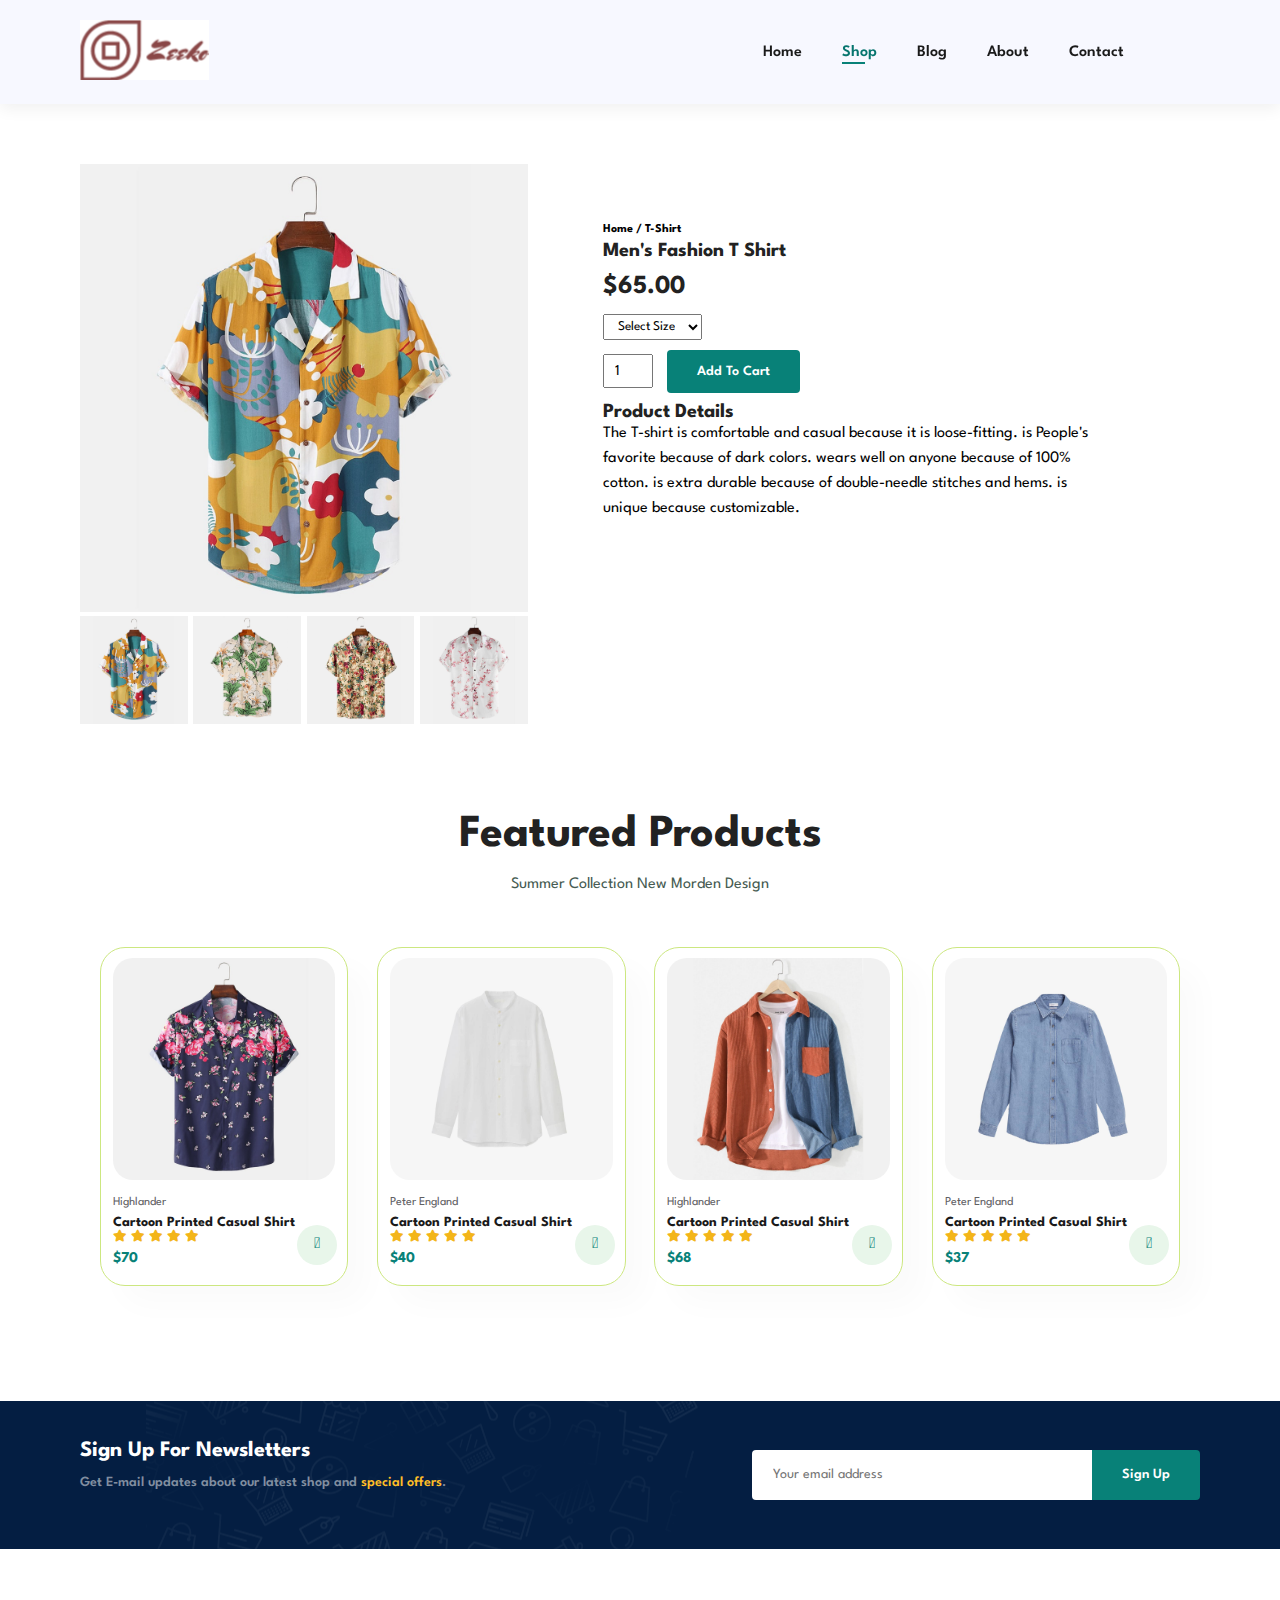
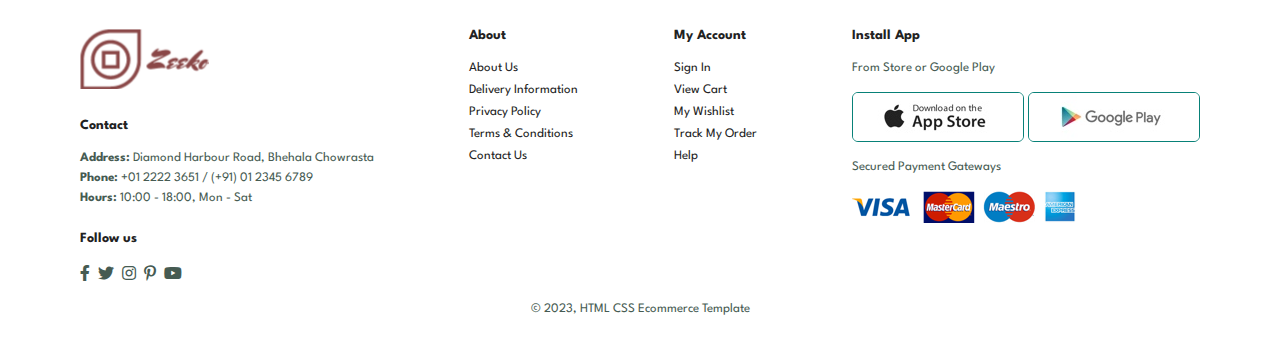
<file: sproduct.html>
<!DOCTYPE html>
<html lang="en">
  <head>
    <meta charset="UTF-8" />
    <meta http-equiv="X-UA-Compatible" content="IE=edge" />
    <meta name="viewport" content="width=device-width, initial-scale=1.0" />
    <title>Shopping Website</title>
    <link
      rel="stylesheet"
      href="https://pro.fontawesome.com/releases/v5.10.0/css/all.css"
    />
    <link
      rel="stylesheet"
      href="https://cdnjs.cloudflare.com/ajax/libs/animate.css/4.1.1/animate.min.css"
    />
    <link rel="stylesheet" href="style.css" />
  </head>
  <body>
    <section class="header">
      <a href="#"><img src="img/logo.png" class="logo" alt="" /></a>
      <div>
        <ul class="navbar">
          <li><a href="index.html">Home</a></li>
          <li><a class="active" href="shop.html">Shop</a></li>
          <li><a href="blog.html">Blog</a></li>
          <li><a href="about.html">About</a></li>
          <li><a href="contact.html">Contact</a></li>
          <li id="lg-bag">
            <a href="cart.html"><i class="far fa-shopping-bag"></i></a>
          </li>
          <a href="#" id="close"><i class="far fa-times"></i></a> 
        </ul>
      </div>
      <div class="mobile">
        <a href="cart.html"><i class="far fa-shopping-bag"></i></a>
        <i id="bar" class="fas fa-outdent"></i>
      </div>
    </section>

    <section class="prodetails" id="section-p7">
      <div class="single-pro-image">
        <img src="img/products/f1.jpg" width="100%" id="MainImg" alt="" />

        <div class="small-img-group">
          <div class="small-img-col">
            <img
              src="img/products/f1.jpg"
              width="100%"
              class="small-img"
              alt=""
            />
          </div>
          <div class="small-img-col">
            <img
              src="img/products/f2.jpg"
              width="100%"
              class="small-img"
              alt=""
            />
          </div>
          <div class="small-img-col">
            <img
              src="img/products/f3.jpg"
              width="100%"
              class="small-img"
              alt=""
            />
          </div>
          <div class="small-img-col">
            <img
              src="img/products/f4.jpg"
              width="100%"
              class="small-img"
              alt=""
            />
          </div>
        </div>
      </div>

      <div class="single-pro-details">
        <h6>Home / T-Shirt</h6>
        <h4>Men's Fashion T Shirt</h4>
        <h2>$65.00</h2>
        <select name="" id="">
          <option value="">Select Size</option>
          <option value="">XL</option>
          <option value="">XXL</option>
          <option value="">Small</option>
          <option value="">Large</option>
        </select>
        <input type="number" value="1" />
        <button class="normal">Add To Cart</button>
        <h4>Product Details</h4>
        <span
          >The T-shirt is comfortable and casual because it is loose-fitting. is
          People's favorite because of dark colors. wears well on anyone because
          of 100% cotton. is extra durable because of double-needle stitches and
          hems. is unique because customizable.</span
        >
      </div>
    </section>

    <section class="product1"  id="section-p2">
        <h2>Featured Products</h2>
        <p>Summer Collection New Morden Design</p>
        <div class="pro-container">
          <div class="pro">
            <img src="img/products/f5.jpg" alt="">
            <div class="des">
              <span>Highlander</span>
              <h5>Cartoon Printed Casual Shirt</h5>
              <div class="star">
                <i class="fas fa-star"></i>
                <i class="fas fa-star"></i>
                <i class="fas fa-star"></i>
                <i class="fas fa-star"></i>
                <i class="fas fa-star"></i>
              </div>
              <h4>$70</h4>
            </div>
            <a href="#"><i class="fal fa-shopping-cart cart"></i></a>
          </div>
          <div class="pro">
            <img src="img/products/n3.jpg" alt="">
            <div class="des">
              <span>Peter England</span>
              <h5>Cartoon Printed Casual Shirt</h5>
              <div class="star">
                <i class="fas fa-star"></i>
                <i class="fas fa-star"></i>
                <i class="fas fa-star"></i>
                <i class="fas fa-star"></i>
                <i class="fas fa-star"></i>
              </div>
              <h4>$40</h4>
            </div>
            <a href="#"><i class="fal fa-shopping-cart cart"></i></a>
          </div>
          <div class="pro">
            <img src="img/products/f6.jpg" alt="">
            <div class="des">
              <span>Highlander</span>
              <h5>Cartoon Printed Casual Shirt</h5>
              <div class="star">
                <i class="fas fa-star"></i>
                <i class="fas fa-star"></i>
                <i class="fas fa-star"></i>
                <i class="fas fa-star"></i>
                <i class="fas fa-star"></i>
              </div>
              <h4>$68</h4>
            </div>
            <a href="#"><i class="fal fa-shopping-cart cart"></i></a>
          </div>
          <div class="pro">
            <img src="img/products/n5.jpg" alt="">
            <div class="des">
              <span>Peter England</span>
              <h5>Cartoon Printed Casual Shirt</h5>
              <div class="star">
                <i class="fas fa-star"></i>
                <i class="fas fa-star"></i>
                <i class="fas fa-star"></i>
                <i class="fas fa-star"></i>
                <i class="fas fa-star"></i>
              </div>
              <h4>$37</h4>
            </div>
            <a href="#"><i class="fal fa-shopping-cart cart"></i></a>
          </div>
        </div>
      </section>

    <section class="newsletter" id="section-p4">
      <div class="newstext">
        <h4>Sign Up For Newsletters</h4>
        <p>
          Get E-mail updates about our latest shop and
          <span>special offers</span>.
        </p>
      </div>
      <div class="form">
        <input type="text" placeholder="Your email address" />
        <button class="normal">Sign Up</button>
      </div>
    </section>

    <footer class="section-p5">
      <div class="col">
        <img class="logo" src="img/logo.png" alt="" />
        <h4>Contact</h4>
        <p><strong>Address:</strong> Diamond Harbour Road, Bhehala Chowrasta</p>
        <p><strong>Phone:</strong> +01 2222 3651 / (+91) 01 2345 6789</p>
        <p><strong>Hours:</strong> 10:00 - 18:00, Mon - Sat</p>
        <div class="follow">
          <h4>Follow us</h4>
          <div class="icon">
            <i class="fab fa-facebook-f"></i>
            <i class="fab fa-twitter"></i>
            <i class="fab fa-instagram"></i>
            <i class="fab fa-pinterest-p"></i>
            <i class="fab fa-youtube"></i>
          </div>
        </div>
      </div>
      <div class="col">
        <h4>About</h4>
        <a href="#">About Us</a>
        <a href="#">Delivery Information</a>
        <a href="#">Privacy Policy</a>
        <a href="#">Terms & Conditions</a>
        <a href="#">Contact Us</a>
      </div>
      <div class="col">
        <h4>My Account</h4>
        <a href="#">Sign In</a>
        <a href="#">View Cart</a>
        <a href="#">My Wishlist</a>
        <a href="#">Track My Order</a>
        <a href="#">Help</a>
      </div>
      <div class="col install">
        <h4>Install App</h4>
        <p>From Store or Google Play</p>
        <div class="row">
          <img src="img/pay/app.jpg" alt="" />
          <img src="img/pay/play.jpg" alt="" />
        </div>
        <p>Secured Payment Gateways</p>
        <img src="img/pay/pay.png" alt="" />
      </div>
      <div class="copyright">
        <p>© 2023, HTML CSS Ecommerce Template</p>
      </div>
    </footer>

    <script src="script.js"></script>
  </body>
</html>
</file>
<file: style.css>
@import url("https://fonts.googleapis.com/css2?family=Spartan:wght@100;200;300;400;500;600;700;800;900&display=swap");
* {
  margin: 0;
  padding: 0;
  box-sizing: border-box;
  font-family: "Spartan", sans-serif;
}

html {
  scroll-behavior: smooth;
}

/* Global Styles */

h1 {
  font-size: 50px;
  line-height: 64px;
  color: #222;
}

h2 {
  font-size: 46px;
  line-height: 54px;
  color: #222;
}

h4 {
  font-size: 20px;
  color: #222;
}

h6 {
  font-weight: 700;
  font-size: 12px;
}

p {
  font-size: 16px;
  color: #465b52;
  margin: 15px 0 20px 0;
}

#section-p1 {
  padding: 40px 80px;
}

#section-p2 {
  padding: 40px 80px;
}

#section-p3 {
  padding: 40px 80px;
}

#section-p4 {
  padding: 40px 80px;
}

.section-p5 {
  padding: 40px 80px;
}

#section-p6 {
  padding: 40px 80px;
}

#section-p7 {
  padding: 40px 80px;
}

#section-m1 {
  margin: 40px 0;
}

#section-p1 {
  padding: 40px 80px;
}

#section-p8 {
  padding: 40px 80px;
}

#section-p9 {
  padding: 40px 80px;
}

#section-p10 {
  padding: 40px 80px;
}

#section-p11 {
  padding: 40px 80px;
}

.about-app {
  text-align: center;
  height: 100%;
  margin-top: 30px;
}

button.normal {
  font-size: 14px;
  font-weight: 600;
  padding: 15px 30px;
  color: #000;
  background-color: #fff;
  border-radius: 4px;
  cursor: pointer;
  border: none;
  outline: none;
  transition: 0.2s;
}

button.white {
  font-size: 13px;
  font-weight: 600;
  padding: 11px 18px;
  color: #fff;
  background-color: transparent;
  cursor: pointer;
  border: 1px solid #fff;
  outline: none;
  transition: 0.2s;
}

body {
  width: 100%;
}

/* Header Start */

.header {
  padding: 20px 80px;
  background: #f7f8ff;
  box-shadow: 0 5px 15px rgba(0, 0, 0, 0.06);
  display: flex;
  align-items: center;
  justify-content: space-between;
  z-index: 999;
  position: sticky;
  top: 0;
  left: 0;
}

.navbar {
  display: flex;
  align-items: center;
  justify-content: center;
}

.navbar li {
  list-style: none;
  padding: 0 20px;
  position: relative;
}

.navbar li a {
  text-decoration: none;
  font-size: 16px;
  font-weight: 600;
  color: #1a1a1a;
  transition: 0.3s ease;
}

.navbar li a:hover,
.navbar li a.active {
  color: #06756e;
}

.navbar li a.active::after,
.navbar li a:hover::after{
  content: "";
  width: 30%;
  height: 2px;
  background: #088178;
  position: absolute;
  bottom: -4px;
  left: 20px;
}

#close {
  display: none;
}

.mobile {
  display: none;
  align-items: center;
}

/* Home Page */

.hero {
  background-image: url(img/hero4.jpg);
  background-size: cover;
  background-repeat: no-repeat;
  height: 90vh;
  width: 100%;
  background-position: top 25% right 0;
  padding: 0 80px;
  display: flex;
  flex-direction: column;
  align-items: flex-start;
  justify-content: center;
}

.hero h4 {
  padding-bottom: 15px;
  color: rgb(218, 88, 88);
}

.hero h1 {
  color: #06756e;
}

.hero p {
  color: rgb(240, 7, 7);
}

.animate__animated.animate__flash {
  --animate-duration: 1.5s;
  --animate-repeat: infinite;
}

.hero button {
  background-image: url("img/button.png");
  background-color: transparent;
  color: #06756e;
  border: 0;
  padding: 14px 80px 14px 65px;
  background-repeat: no-repeat;
  cursor: pointer;
  font-weight: 700;
  font-size: 15px;
}

.feature {
  display: flex;
  align-items: center;
  justify-content: space-between;
  flex-wrap: wrap;
}

.feature .fe-box {
  width: 180px;
  text-align: center;
  padding: 25px 15px;
  box-shadow: 20px 20px 34px rgba(0, 0, 0, 0.03);
  border: 1px solid #cce7d0;
  border-radius: 4px;
  margin: 15px 0;
}

.feature .fe-box:hover {
  box-shadow: 10px 10px 54px rgba(0, 0, 0, 0.01);
}

.feature .fe-box img {
  width: 100%;
  margin-bottom: 10px;
}

.feature .fe-box h6 {
  display: inline-block;
  padding: 9px 8px 6px 8px;
  line-height: 1;
  border-radius: 4px;
  color: #06756e;
  background-color: #d1e8f2;
}

.feature .fe-box:nth-child(2) h6 {
  background-color: #fddde4;
}

.feature .fe-box:nth-child(3) h6 {
  background-color: #cdebbc;
}

.feature .fe-box:nth-child(4) h6 {
  background-color: #cdd4f8;
}

.feature .fe-box:nth-child(5) h6 {
  background-color: #f6dbf6;
}

.feature .fe-box:nth-child(6) h6 {
  background-color: #fff2e5;
}

.product1 {
  text-align: center;
}

.product1 .pro-container {
  display: flex;
  flex-wrap: wrap;
  justify-content: space-between;
  padding: 20px;
}

.product1 .pro {
  width: 23%;
  max-width: 250px;
  margin: 15px 0;
  padding: 10px 12px;
  border: 1px solid #cce780;
  border-radius: 25px;
  cursor: pointer;
  box-shadow: 20px 20px 30px rgba(0, 0, 0, 0.02);
  transition: 0.2s ease;
  position: relative;
}

.product1 .pro:hover {
  box-shadow: 20px 20px 30px rgba(0, 0, 0, 0.06);
}

.product1 .pro img {
  width: 100%;
  border-radius: 20px;
}

.product1 .pro .des {
  text-align: start;
  padding: 10px 0;
}

.product1 .pro .des span {
  color: #606063;
  font-size: 12px;
}

.product1 .pro .des h5 {
  padding-top: 7px;
  color: #1a1a1a;
  font-size: 14px;
}

.product1 .pro .des i {
  font-size: 12px;
  color: rgb(243, 181, 25);
}

.product1 .pro .des h4 {
  padding-top: 7px;
  font-size: 15px;
  font-weight: 700;
  color: #088178;
}

.product1 .pro .cart {
  width: 40px;
  height: 40px;
  line-height: 40px;
  border-radius: 50px;
  background-color: #e8f6ea;
  font-weight: 500;
  color: #088178;
  border-color: 1px solid #cce7d0;
  position: absolute;
  bottom: 20px;
  right: inherit;
  right: 10px;
}

.banner {
  display: flex;
  flex-direction: column;
  justify-content: center;
  align-items: center;
  text-align: center;
  background-image: url("img/banner/b2.jpg");
  width: 100%;
  height: 40vh;
  background-size: cover;
  background-position: center;
}

.banner h4 {
  color: #fff;
  font-size: 16px;
}

.banner h2 {
  color: #fff;
  font-size: 30px;
  padding: 10px 0;
}

.banner h2 span {
  color: #ef3636;
}

.banner button:hover {
  background: #088178;
  color: #fff;
}

.sm-banner {
  display: flex;
  justify-content: space-between;
  flex-wrap: wrap;
}

.sm-banner .banner-box {
  display: flex;
  flex-direction: column;
  justify-content: center;
  align-items: flex-start;
  background-image: url("img/banner/b17.jpg");
  min-width: 580px;
  height: 50vh;
  background-size: cover;
  background-position: center;
  padding-left: 30px;
}

.sm-banner .banner-box2 {
  background-image: url("img/banner/b10.jpg");
}

.sm-banner h4 {
  color: #fff;
  font-size: 20px;
  font-weight: 400;
}

.sm-banner h2 {
  color: #fff;
  font-size: 28px;
  font-weight: 800;
}

.sm-banner span {
  color: #fff;
  font-size: 14px;
  font-weight: 500;
  padding-bottom: 15px;
}

.sm-banner .banner-box:hover button {
  background: #088178;
  border: 1px solid #088178;
}

.banner3 {
  display: flex;
  justify-content: space-between;
  flex-wrap: wrap;
  padding: 0 80px;
}

.banner3 .banner-box {
  display: flex;
  flex-direction: column;
  justify-content: center;
  align-items: flex-start;
  background-image: url("img/banner/b7.jpg");
  min-width: 30%;
  height: 30vh;
  background-size: cover;
  background-position: center;
  padding: 20px;
  margin-bottom: 20px;
}

.banner3 .banner-box2 {
  background-image: url("img/banner/b4.jpg");
}

.banner3 .banner-box3 {
  background-image: url("img/banner/b18.jpg");
}

.banner3 h2 {
  color: #fff;
  font-weight: 900;
  font-size: 22px;
}

.banner3 h3 {
  color: #ec544e;
  font-weight: 800;
  font-size: 15px;
}

.newsletter {
  display: flex;
  justify-content: space-between;
  flex-wrap: wrap;
  align-items: center;
  background-image: url("img/banner/b14.png");
  background-repeat: no-repeat;
  background-position: 20% 30%;
  background-color: #041e42;
  margin: 40px 0;
}

.newsletter h4 {
  font-size: 22px;
  font-weight: 700;
  color: #fff;
}

.newsletter p {
  font-size: 14px;
  font-weight: 600;
  color: #818ea0;
}

.newsletter p span {
  color: #ffbd27;
}

.newsletter .form {
  display: flex;
  width: 40%;
}

.newsletter input {
  height: 3.125rem;
  padding: 0 1.25rem;
  font-size: 14px;
  width: 100%;
  border: 1px solid transparent;
  border-radius: 4px;
  outline: none;
  border-top-right-radius: 0;
  border-bottom-right-radius: 0;
}

.newsletter button {
  background-color: #088178;
  color: #fff;
  white-space: nowrap;
  border-top-left-radius: 0;
  border-bottom-left-radius: 0;
}

footer {
  display: flex;
  flex-wrap: wrap;
  justify-content: space-between;
}

footer .col {
  display: flex;
  flex-direction: column;
  align-items: flex-start;
  margin-bottom: 20px;
}

footer .logo {
  margin-bottom: 30px;
}

footer h4 {
  font-size: 14px;
  padding-bottom: 20px;
}

footer p {
  font-size: 13px;
  margin: 0 0 8px 0;
}

footer a {
  font-size: 13px;
  text-decoration: none;
  color: #222;
  margin-bottom: 10px;
}

footer .follow {
  margin-top: 20px;
}

footer .follow i {
  color: #465b52;
  padding-right: 4px;
  cursor: pointer;
}

footer .install .row img {
  border: 1px solid #088178;
  border-radius: 6px;
}

footer .install img {
  margin: 10px 0 15px 0;
}

footer .follow i:hover,
footer a:hover {
  color: #088178;
}

footer .copyright {
  width: 100%;
  text-align: center;
}

/* Shop Page */

.page-header {
  background-image: url("img/banner/b1.jpg");
  width: 100%;
  height: 40vh;
  background-size: cover;
  display: flex;
  justify-content: center;
  text-align: center;
  flex-direction: column;
  padding: 40px;
}

.page-header h2 {
  color: #fff;
}

.page-header h2 span {
  color: #088178;
  font-weight: bolder;
}

.page-header p {
  color: rgb(224, 240, 7);
  padding-top: 20px;
}

.pagination {
  text-align: center;
}

.pagination a {
  text-decoration: none;
  background-color: #088178;
  padding: 15px 20px;
  border-radius: 4px;
  color: #fff;
  font-weight: 600;
}

.pagination a i {
  font-size: 16px;
  font-weight: 600;
}

/* Single Product */

.prodetails {
  display: flex;
  margin-top: 20px;
}

.prodetails .single-pro-image {
  width: 40%;
  margin-right: 50px;
}

.small-img-group {
  display: flex;
  justify-content: space-between;
}

.small-img-col {
  flex-basis: 24%;
  cursor: pointer;
}

.prodetails .single-pro-details {
  width: 50%;
  padding: 60px 25px;
}

.prodetails .single-pro-details h4 {
  padding-top: 40px 0 20px 0;
}

.prodetails .single-pro-details h2 {
  font-size: 26px;
}

.prodetails .single-pro-details select {
  display: block;
  padding: 5px 10px;
  margin-bottom: 10px;
}

.prodetails .single-pro-details input {
  width: 50px;
  height: 47ps;
  padding: 8px;
  padding-left: 10px;
  font-size: 15px;
  margin-right: 10px;
}

.prodetails .single-pro-details input:focus {
  outline: none;
}

.prodetails .single-pro-details button {
  background: #088178;
  color: #fff;
  margin-bottom: 10px;
}

.prodetails .single-pro-details span {
  line-height: 25px;
}

.single-pro-details h6 {
  padding-bottom: 7px;
}

/* Blog Page */

#blog-header {
  background-image: url("img/banner/b19.jpg");
}

#blog-header p {
  color: #fff;
}

.blog {
  padding: 150px 150px 0 150px;
}

.blog .blog-box {
  display: flex;
  align-items: center;
  width: 100%;
  position: relative;
  padding-bottom: 90px;
}

.blog .blog-img {
  width: 50%;
  margin-right: 40px;
}

.blog img {
  width: 100%;
  height: 300px;
  object-fit: cover;
}

.blog .blog-details {
  width: 50%;
}

.blog .blog-details a {
  text-decoration: none;
  font-size: 11px;
  color: #000;
  font-weight: 700;
  position: relative;
  transition: 0.3s;
}

.blog .blog-details a::after {
  content: "";
  width: 50px;
  height: 1px;
  background-color: #000;
  position: absolute;
  top: 4px;
  right: -60px;
}

.blog .blog-details a:hover {
  color: #088178;
}

.blog .blog-details a:hover::after {
  background-color: #088178;
}

.blog .blog-box h1 {
  position: absolute;
  top: -40px;
  left: 0;
  font-size: 70px;
  font-weight: 700;
  color: #c9cbce;
  z-index: -9;
}

/* About Page */

#about-header {
  background-image: url(img/about/banner.png);
}

#about-header p {
  color: white;
}

.about-head {
  display: flex;
  align-items: center;
}

.about-head img {
  width: 50%;
  height: auto;
}

.about-head div {
  padding-left: 40px;
}

.about-app {
  text-align: center;
}

.about-app .video {
  width: 70%;
  height: 100%;
  margin: 30px auto 0 auto;
}

.about-app .video video {
  width: 100%;
  height: 100%;
  border-radius: 20px;
}

/* Contact Page */

.contact-details {
  display: flex;
  align-items: center;
  justify-content: space-between;
}

.contact-details .details {
  width: 40%;
}

.contact-details .details span,
.form-details form span {
  font-size: 12px;
}

.contact-details .details h2,
.form-details form h2 {
  font-size: 26px;
  line-height: 35px;
  padding: 20px 0;
}

.contact-details .details h2 {
  font-size: 16px;
  padding-bottom: 15px;
}

.contact-details .details li {
  list-style: none;
  display: flex;
  padding: 10px 0;
}

.contact-details .details li i {
  font-size: 14px;
  padding-right: 22px;
}

.contact-details .details li p {
  margin: 0;
  font-size: 14px;
}

.contact-details .map {
  width: 55%;
  height: 400px;
}

.contact-details .map iframe {
  width: 100%;
  height: 100%;
}

.form-details {
  display: flex;
  justify-content: space-around;
  margin: 30px;
  padding: 80px;
  border: 1px solid #e1e1e1;
}

.form-details form {
  width: 65%;
  display: flex;
  flex-direction: column;
  align-items: flex-start;
}

.form-details form input,
.form-details form textarea {
  width: 100%;
  padding: 12px 15px;
  outline: none;
  margin-bottom: 20px;
  border: 1px solid #e1e1e1;
}

.form-details form button {
  background-color: #088178;
  color: #fff;
}

.form-details .people div {
  padding-top: 20px;
  padding-bottom: 25px;
  display: flex;
  align-items: flex-start;
}

.form-details .people div img {
  width: 65px;
  height: 65px;
  object-fit: cover;
  margin-right: 15px;
}

.form-details .people div p {
  margin: 0;
  font-size: 13px;
  line-height: 25px;
}

.form-details .people div p span {
  display: block;
  font-size: 16px;
  font-weight: 600;
  color: #000;
}

/* Cart Page */

.cart table {
  width: 100%;
  border-collapse: collapse;
  table-layout: fixed;
  white-space: nowrap;
}

.cart table img {
  width: 70px;
}

.cart table td:nth-child(1) {
  width: 100px;
  text-align: center;
}

.cart table td:nth-child(2) {
  width: 150px;
  text-align: center;
}

.cart table td:nth-child(3) {
  width: 250px;
  text-align: center;
}

.cart table td:nth-child(4),
.cart table td:nth-child(5),
.cart table td:nth-child(6) {
  width: 150px;
  text-align: center;
}

.cart table td:nth-child(5) input {
  width: 70px;
  padding: 10px 5px 10px 15px;
}

.cart table thead {
  border: 1px solid #e2e9e1;
  border-left: none;
  border-right: none;
}

.cart table thead td {
  font-weight: 700;
  text-transform: uppercase;
  font-size: 13px;
  padding: 18px 0;
}

.cart table tbody tr td {
  padding-top: 15px;
}

.cart table tbody td {
  font-size: 13px;
}

.cart-add {
  display: flex;
  flex-wrap: wrap;
  justify-content: space-between;
}

.cart-add .coupon {
  width: 50%;
  margin-bottom: 30px;
}

.cart-add .coupon h3 {
  padding-bottom: 15px;
}

.coupon input {
  padding: 10px 20px;
  outline: none;
  margin-right: 10px;
  border: 1px solid #e2e9e1;
}

.coupon button,
.subtotal button {
  background-color: #088178;
  color: #fff;
  padding: 12px 20px;
}

.subtotal {
  width: 50%;
  margin-bottom: 30px;
  border: 1px solid #e2e9e1;
  padding: 30px;
}

.subtotal table {
  border-collapse: collapse;
  width: 100%;
  margin-bottom: 20px;
}

.subtotal table td {
  width: 50%;
  border: 1px solid #e2e9e1;
  padding: 10px;
  font-size: 13px;
}

.subtotal h3 {
  padding-bottom: 13px;
}

/* Cart Page */

.cart {
  overflow-x: auto;
}

/* Start Media Query */

@media (max-width: 768px) {
  .navbar {
    display: flex;
    flex-direction: column;
    align-items: flex-start;
    justify-content: flex-start;
    position: fixed;
    top: 0;
    right: -300px;
    height: 100vh;
    width: 300px;
    border-radius: 15px;
    background-color: #f7f8ff;
    box-shadow: 0 40px 60px rgba(0, 0, 0, 0.01);
    padding: 80px 0 0 10px;
    transition: 0.3s;
  }
  .navbar.active{
    right: 0;
  }
  .navbar li{
    margin-bottom: 25px;
    font-size: 40px;
    font-weight: 20px;
  }
  #close{
    display: initial;
    position: absolute;
    top: 30px;
    left: 30px;
    color: #222;
    font-size: 24px;
  }
  .mobile {
    display: flex;
    align-items: center;
  }
  .mobile i {
    color: #1a1a1a;
    font-size: 24px;
    padding-left: 30px;
  }
  #lg-bag {
    display: none;
  }
  h2 {
    color: #06756e;
  }
  .hero {
    height: 70vh;
    padding: 0 80px;
    background-position: 30% right 30%;
  }
  .feature {
    justify-content: center;
  }
  .feature .fe-box {
    margin: 15px;
  }
  #section-p1 {
    padding: 40px 40px;
  }
  .product1 .pro-container {
    justify-content: center;
  }
  #section-p2 {
    padding: 40px 80px;
  }
  .product1 .pro {
    margin: 15px;
    width: 100%;
  }
  .banner {
    height: 20vh;
  }
  .sm-banner .banner-box {
    min-width: 100%;
    height: 30vh;
  }
  #bn2 {
    margin-top: 75px;
  }
  .banner3 {
    padding: 0 40px;
  }
  .banner3 .banner-box {
    width: 28%;
  }
  .newsletter .form {
    width: 70%;
  }

  /* Single Product  */

  .prodetails .single-pro-image {
    width: 62%;
    padding-top: 100px;
    margin-right: 15px;
  }
  .prodetails {
    display: flex;
    margin-top: 0px;
  }
  #section-p7 {
    padding: 0px 80px 0px 83px;
  }
  .single-pro-details h6 {
    padding-bottom: 2px;
  }

  /* Contact Page */

  .form-details {
    padding: 40px;
  }
  .form-details form {
    width: 50%;
  }
}

@media (max-width: 477px) {
  .navbar li {
    font-size: 25px;
}
  #section-p1 {
    padding: 20px;
  }
  #section-p2 {
    padding: 20px;
  }
  #section-p3 {
    padding: 20px;
  }
  #section-p4 {
    padding: 40px 30px;
  }
  .header {
    padding: 10px 30px;
  }
  h1 {
    font-size: 38px;
  }
  h2 {
    font-size: 32px;
    color: #06756e;
  }
  .hero {
    padding: 0 20px;
    background-position: 55%;
  }
  .feature {
    justify-content: space-between;
  }
  .feature .fe-box {
    width: 100%;
    margin: 0 0 15x 0;
  }
  .product1 .pro {
    width: 100%;
  }
  .banner {
    height: 40vh;
  }
  .sm-banner .banner-box {
    height: 40vh;
  }
  #bn2 {
    margin-top: 40px;
  }
  .banner3 {
    padding: 0 20px;
  }
  .banner3 .banner-box {
    width: 100%;
  }
  .newsletter {
    padding: 40px 20px;
  }
  .newsletter .form {
    width: 100%;
  }
  footer .copyright {
    text-align: start;
  }

  /* Single Product  */

  #section-p7 {
    padding: 5px 20px;
  }
  .prodetails {
    display: flex;
    flex-direction: column;
  }
  .prodetails .single-pro-image {
    width: 100%;
    margin-right: 0px;
  }
  #section-p7 {
    margin-top: -60px;
    padding: 0px 10px;
  }
  .prodetails .single-pro-details {
    width: 100%;
  }
  .single-pro-details h6 {
    padding-bottom: 10px;
  }

  /* Blog Page */

  .blog .blog-box {
    display: flex;
    flex-direction: column;
    align-items: flex-start;
  }
  .blog {
    padding: 100px 20px 0 20px;
  }
  .blog .blog-img {
    width: 100%;
    margin-right: 0;
    margin-bottom: 30px;
  }
  .blog .blog-details {
    width: 100%;
  }

  /* About Page */

  .about-head {
    flex-direction: column;
  }
  .about-head img {
    width: 100%;
    margin-bottom: 20px;
  }
  #section-p8 {
    padding: 40px 40px;
  }
  .about-head div {
    padding-left: 0px;
  }
  .about-head .video {
    width: 100%;
  }
  #section-p9 {
    padding: 40px 0px;
  }

  /* Contact Page */

  .contact-details {
    flex-direction: column;
  }
  .contact-details .details {
    width: 100%;
    margin-bottom: 30px;
  }
  .contact-details .map {
    width: 100%;
  }
  .form-details {
    margin: 10px;
    padding: 30px 10px;
    flex-wrap: wrap;
  }
  .form-details form {
    width: 90%;
  }
  element.style {
    padding-bottom: 20px;
  }

  /* Cart Page */

  .cart-add {
    flex-direction: column;
  }
  .coupon {
    width: 80%;
  }
  #section-p11 {
    padding: 40px 20px 20px 20px;
  }
  .cp{
    display: flex;
  }
  .subtotal {
    width: 100%;
    padding: 20px;
}
}
</file>
